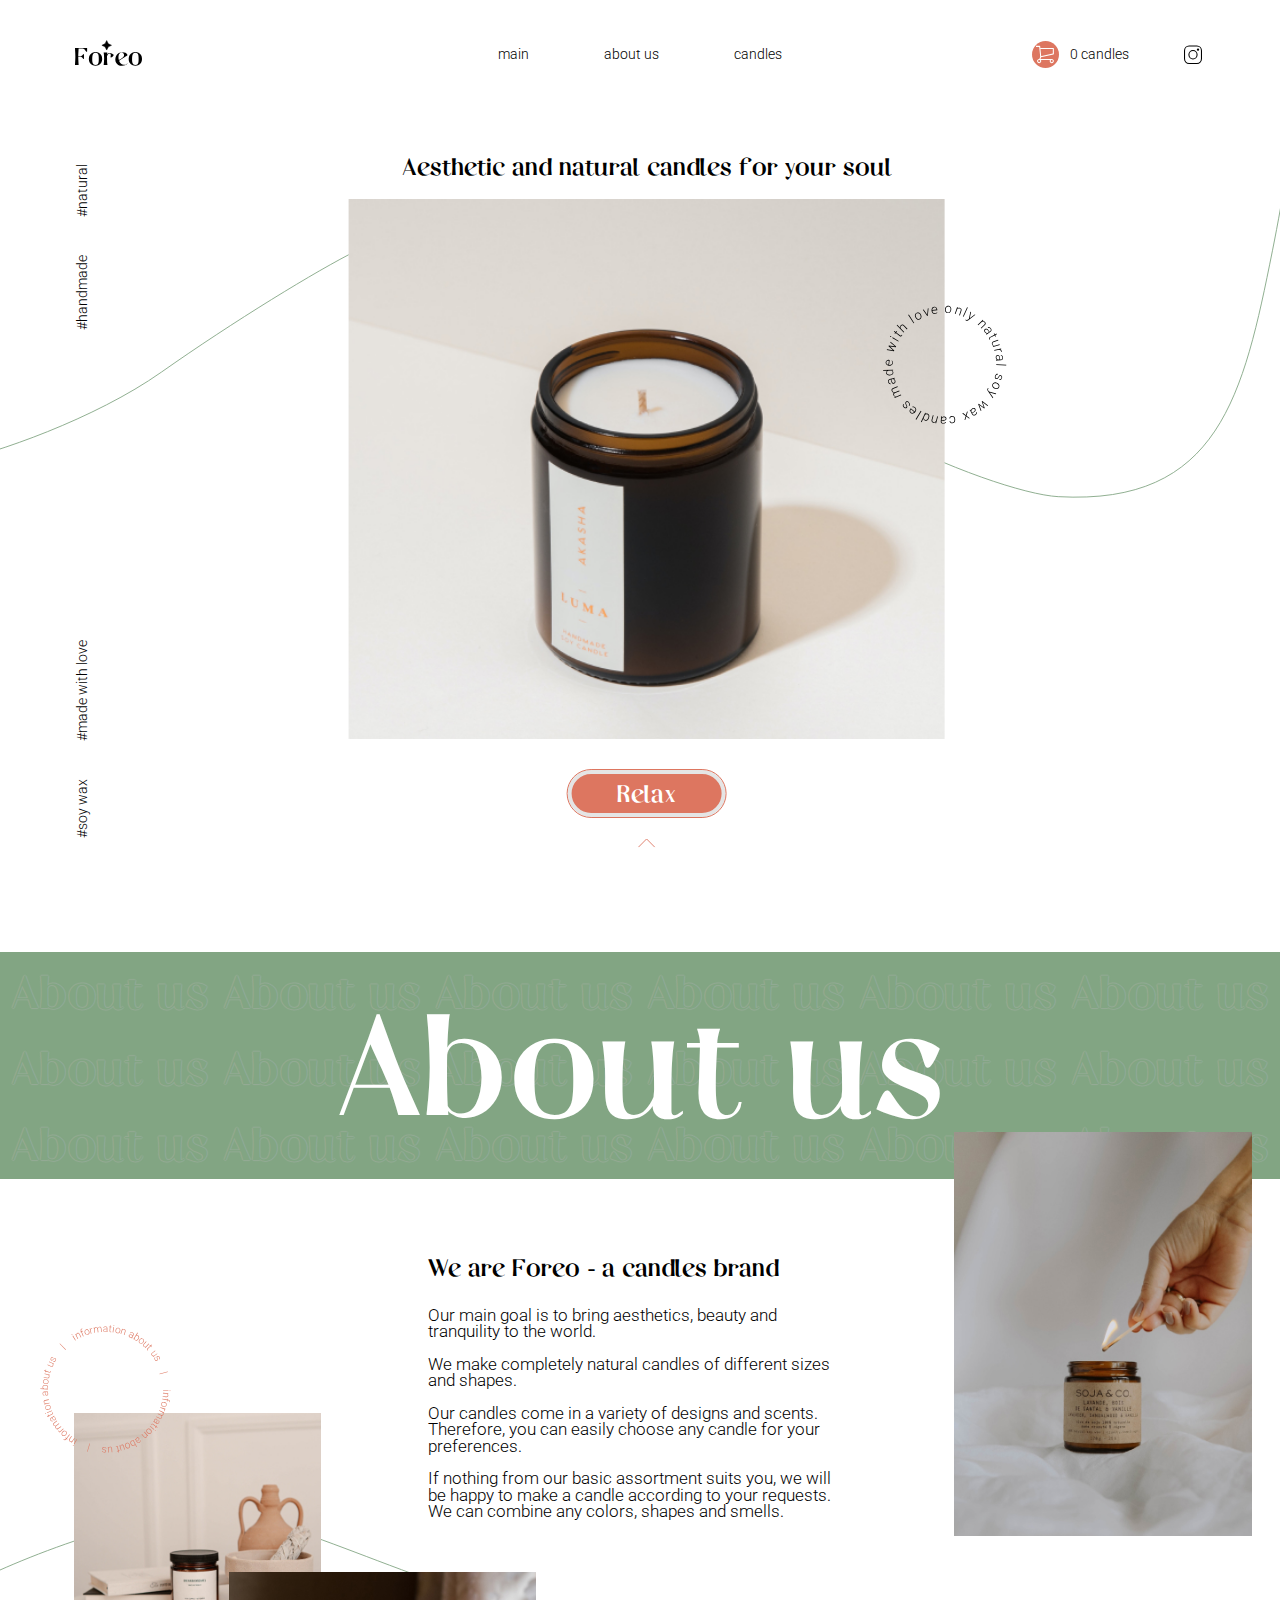
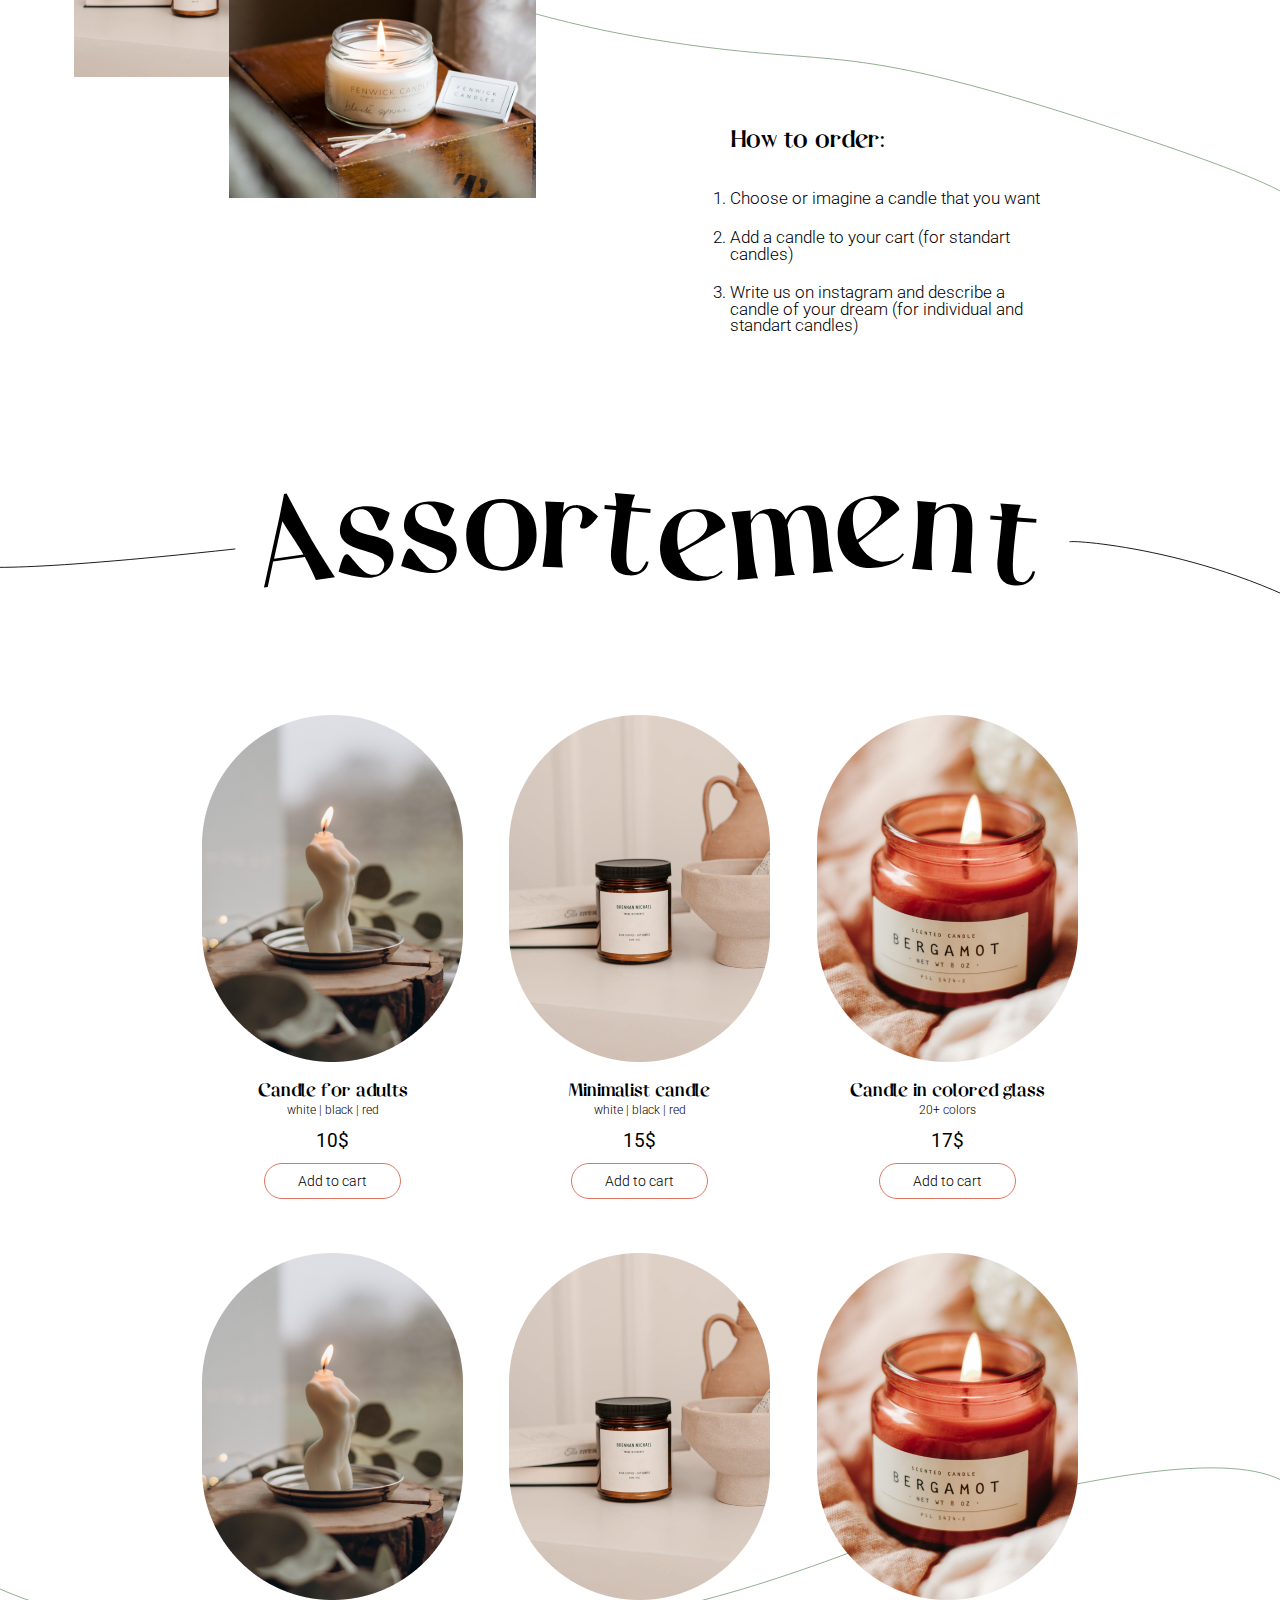
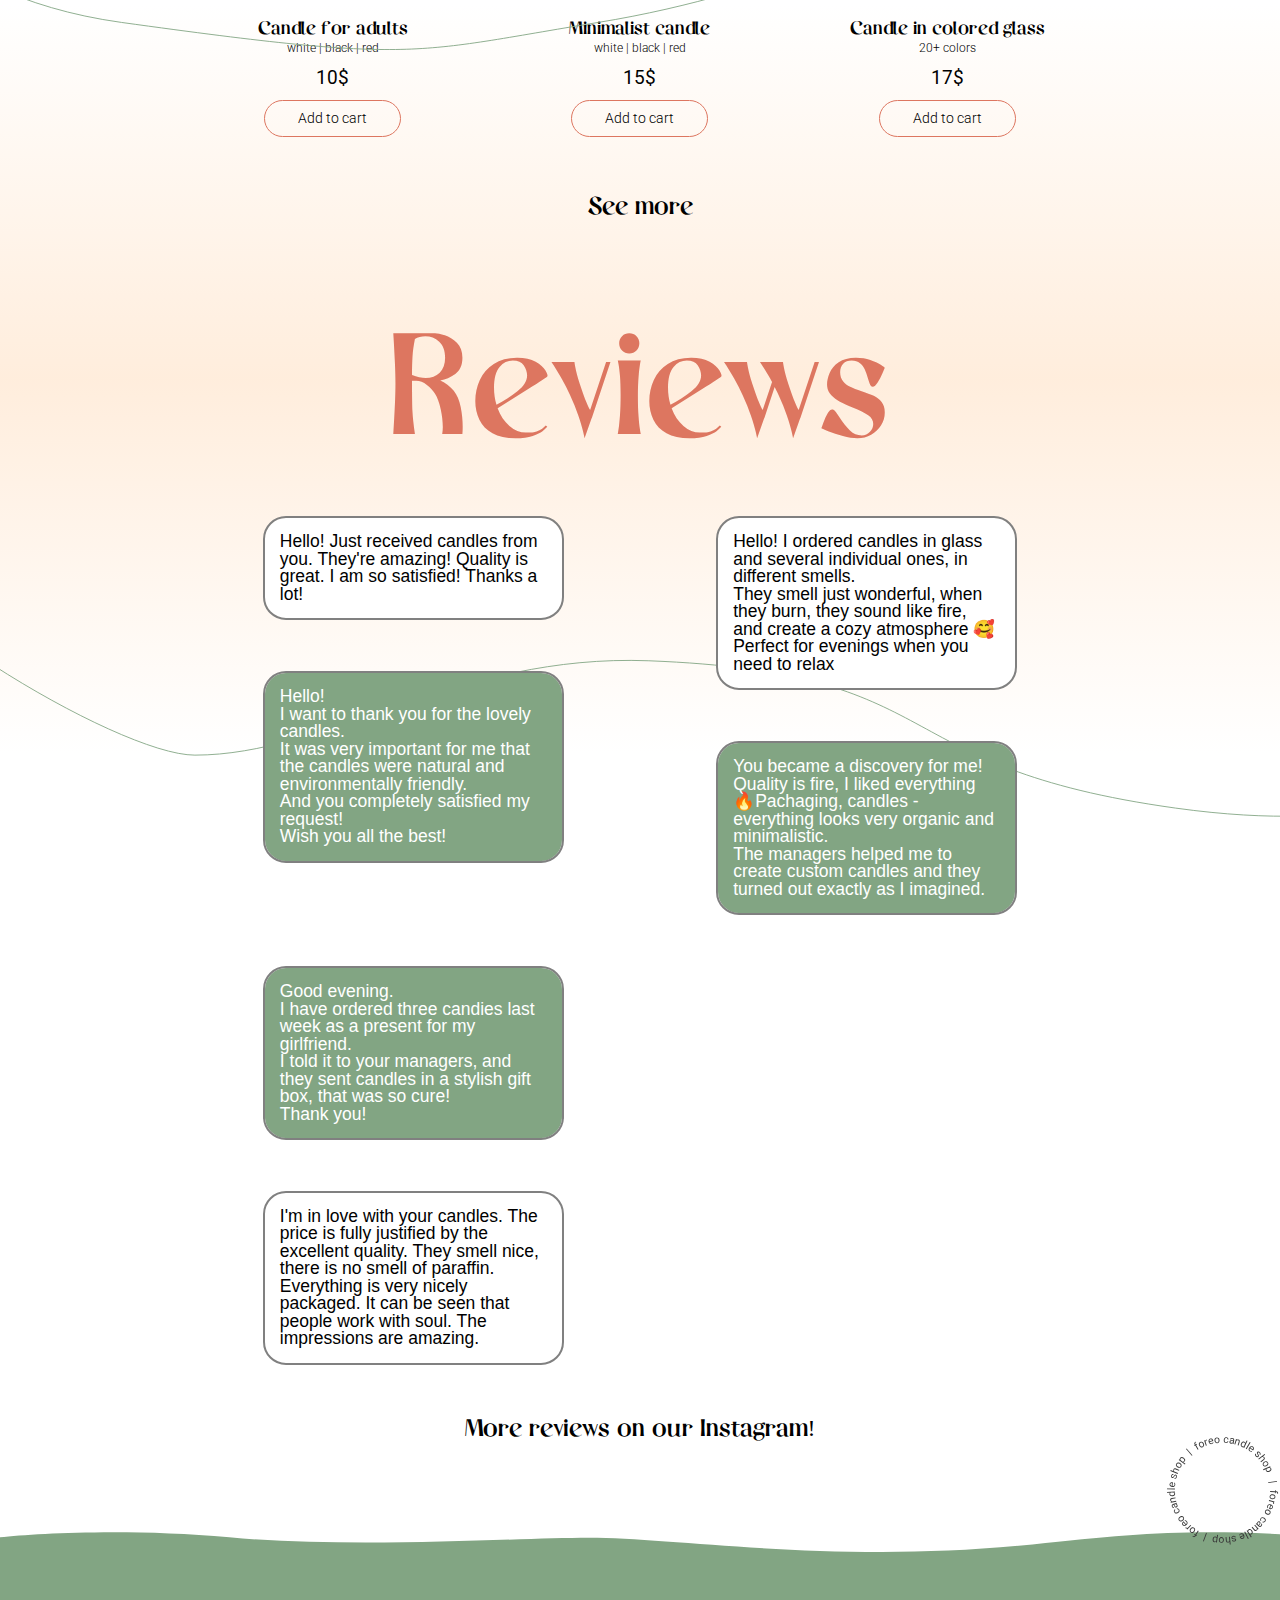
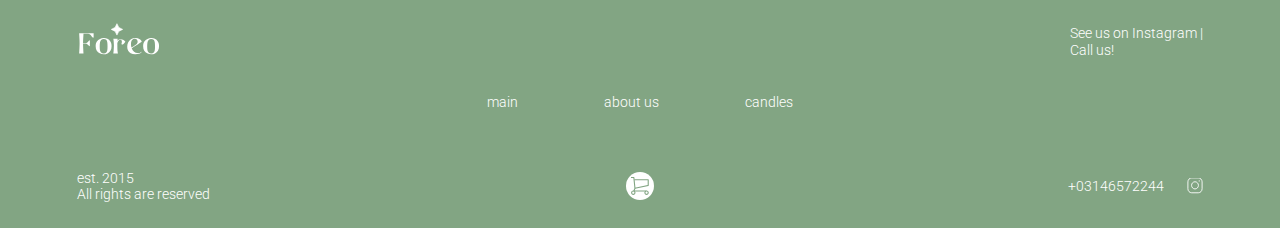
<file: index.html>
<!DOCTYPE html>
<html lang="ru">

<head>
	<meta charset="UTF-8">
	<meta name="viewport" content="width=device-width, initial-scale=1.0">
	<link rel="stylesheet" href="./css/mainPage.css">
	<link rel="shortcut icon" href="./img/star.svg">
	<title>Foreo</title>
</head>

<body>
	<a href="#" name="main"></a>
	<header class="header">
		<div class="header__logo"><img src="./img/black-logo.svg" alt=""></div>
		<div class="header__links">
			<a class="header__link usual-text" href="#main">main</a>
			<a class="header__link usual-text" href="#about-us">about us</a>
			<a class="header__link usual-text" href="store.html">candles</a>
		</div>
		<div class="header__third-part">
			<a class="header__cart" href="cart.html"><img src="./img/white-cart.svg" alt="cart"></a>
			<span class="header__candles-amount usual-text"></span>
			<a class="header__instagram-link" href="https://www.instagram.com/valery_bagriy/" target="blank"><img
					src="./img/black-instagram-logo.svg" alt="instagram"></a>
		</div>
	</header>

	<div class="main-screen">
		<img class="main-screen__background" src="./img/line_1.svg">
		<ul class="hashtags">
			<li class="hashtags__item usual-text">#soy wax</li>
			<li class="hashtags__item usual-text">#made with love</li>
			<li></li>
			<li class="hashtags__item usual-text">#handmade</li>
			<li class="hashtags__item usual-text">#natural</li>
		</ul>
		<div class="main-screen__main-part">
			<h1 class="main-screen__title title">Aesthetic and natural candles for your soul</h1>
			<img class="main-screen__circle-1" src="./img/circle_1.svg">
			<div class="main-screen__main-image"><img src="./img/main_image.jpg"></div>
			<a href="./store.html" class="main-screen__relax-button title">Relax</a>
			<div class="main-screen__arrow-up"><img src="./img/arrow-up.svg"></div>
		</div>
	</div>

	<a href="#" name="about-us"></a>
	<div class="about-us">
		<h1 class="about-us__header header-text">About us</h1>
		<img class="about-us__background" src="./img/line_2.svg">
		<img class="about-us__about-image-1" src="./img/about-image_1.jpg" alt="about-image_1">
		<h2 class="about-us__title-1 title">We are Foreo - a candles brand</h2>
		<p class="about-us__article-1 usual-text">
			Our main goal is to bring aesthetics, beauty and tranquility to the world.<br>
			<br>
			We make completely natural candles of different sizes and shapes.<br>
			<br>
			Our candles come in a variety of designs and scents. Therefore, you can easily choose any candle for your
			preferences.<br>
			<br>
			If nothing from our basic assortment suits you, we will be happy to make a candle according to your
			requests. We can combine any colors, shapes and smells.
		</p>
		<img class="about-us__circle-2" src="./img/Circle_2.svg">
		<img class="about-us__about-image-2" src="./img/about-image_2.jpg">
		<img class="about-us__about-image-3" src="./img/about-image_3.jpg">
		<h2 class="about-us__title-2 title">How to order:</h2>
		<ol class="about-us__article-2 usual-text">
			<li>Choose or imagine a candle that you want</li>
			<li>Add a candle to your cart (for standart candles)</li>
			<li>Write us on instagram and describe a candle of your dream (for individual and standart candles)</li>
		</ol>
	</div>

	<a href="#" name="candles"></a>
	<div class="assortement">
		<img class="assortement__header" src="./img/assortement_banner.svg" alt="Assortement">
		<img class="assortement__background" src="./img/line_3.svg">
		<ul class="assortement__list products">
			<li class="products__item">
				<div class="products__img"><img src="./img/product_1.png" alt="candle"></div>
				<h3 class="products__name">Candle for adults</h3>
				<p class="products__description">white | black | red</p>
				<h4 class="products__price">10$</h4>
				<button class="products__buy-button _popup-button" value="product-1">Add to cart</button>
			</li>
			<li class="products__item">
				<div class="products__img"><img src="./img/product_2.png" alt="candle"></div>
				<h3 class="products__name">Minimalist candle</h3>
				<p class="products__description">white | black | red</p>
				<h4 class="products__price">15$</h4>
				<button class="products__buy-button _popup-button" value="product-2">Add to cart</button>
			</li>
			<li class="products__item">
				<div class="products__img"><img src="./img/product_3.png" alt="candle"></div>
				<h3 class="products__name">Candle in colored glass</h3>
				<p class="products__description">20+ colors</p>
				<h4 class="products__price">17$</h4>
				<button class="products__buy-button _popup-button" value="product-3">Add to cart</button>
			</li>
			<li class="products__item products__item_with-circle">
				<div class="products__img"><img src="./img/product_1.png" alt="candle"></div>
				<h3 class="products__name">Candle for adults</h3>
				<p class="products__description">white | black | red</p>
				<h4 class="products__price">10$</h4>
				<button class="products__buy-button _popup-button" value="product-1">Add to cart</button>
			</li>
			<li class="products__item">
				<div class="products__img"><img src="./img/product_2.png" alt="candle"></div>
				<h3 class="products__name">Minimalist candle</h3>
				<p class="products__description">white | black | red</p>
				<h4 class="products__price">15$</h4>
				<button class="products__buy-button _popup-button" value="product-2">Add to cart</button>
			</li>
			<li class="products__item">
				<div class="products__img"><img src="./img/product_3.png" alt="candle"></div>
				<h3 class="products__name">Candle in colored glass</h3>
				<p class="products__description">20+ colors</p>
				<h4 class="products__price">17$</h4>
				<button class="products__buy-button _popup-button" value="product-3">Add to cart</button>
			</li>
		</ul>
		<a class="assortement__see-more" href="store.html">See more</a>
	</div>

	<div class="reviews">
		<div class="reviews__background-gradient"></div>
		<img class="reviews__background-line" src="./img/line_4.svg"></img>
		<h2 class="reviews__header header-text">Reviews</h2>
		<ul class="reviews__comments-list">
			<li>
				<p class="reviews__comment">
					Hello! Just received candles from you. They're amazing! Quality is great. I am so satisfied! Thanks
					a lot!
				</p>
				<p class="reviews__comment reviews__comment_green">
					Hello! <br>
					I want to thank you for the lovely candles. <br>
					It was very important for me that the candles were natural and environmentally friendly. <br>
					And you completely satisfied my request! <br>
					Wish you all the best!
				</p>
			</li>
			<li>
				<p class="reviews__comment">
					Hello! I ordered candles in glass and several individual ones, in different smells. <br>
					They smell just wonderful, when they burn, they sound like fire, and create a cozy atmosphere 🥰
					Perfect
					for evenings when you need to relax
				</p>
				<p class="reviews__comment reviews__comment_green">
					You became a discovery for me! Quality is fire, I liked everything 🔥Pachaging, candles - everything
					looks very organic and minimalistic. <br>
					The managers helped me to create custom candles and they turned out exactly as I imagined.
				</p>
			</li>
			<li>
				<p class="reviews__comment reviews__comment_green">
					Good evening. <br>
					I have ordered three candies last week as a present for my girlfriend. <br>
					I told it to your managers, and they sent candles in a stylish gift box, that was so cure! <br>
					Thank you!
				</p>
				<p class="reviews__comment">
					I'm in love with your candles. The price is fully justified by the excellent quality. They smell
					nice,
					there is no smell of paraffin. Everything is very nicely packaged. It can be seen that people work
					with
					soul. The impressions are amazing.
				</p>
			</li>
		</ul>
		<a class="reviews__instagram" href="https://www.instagram.com/valery_bagriy/" target="blank">More reviews on our
			Instagram!</a>
	</div>

	<footer class="footer">
		<img class="footer__circle-3" src="./img/Circle_3.svg">
		<img class="footer__background" src="./img/footer-waves.svg">
		<div class="footer__background-green">
			<div class="footer__logo"><img src="./img/white-logo.svg" alt=""></div>
			<div class="footer__appeal usual-text">
				<p>
					See us on Instagram | <br>
					Call us!
				</p>
			</div>
			<div class="footer__links">
				<a class="footer__link usual-text" href="#main">main</a>
				<a class="footer__link usual-text" href="#about-us">about us</a>
				<a class="footer__link usual-text" href="store.html">candles</a>
			</div>
			<div class="footer__rights">
				<p class="usual-text">
					est. 2015 <br>
					All rights are reserved
				</p>
			</div>
			<div class="footer__cart">
				<a class="footer__cart-link" href="cart.html"><img src="./img/gray-cart.svg" alt="cart"></a>
			</div>
			<div class="footer__last-part">
				<span class="footer__phone usual-text">+03146572244</span>
				<a class="footer__instagram-link" href="https://www.instagram.com/valery_bagriy/" target="blank"><img
						src="./img/white-instagram-logo.svg" alt="instagram"></a>
			</div>
		</div>
	</footer>

	<div class="popups">
		<div class="popups__background"></div>
		<div id="product-1" class="popup">
			<div class="popup__body">
				<button class="popup__close"><img src="./img/close-icon.png" alt="close"></button>
				<div class="popup__second-part">
					<h1 class="popup__title title">Candle for adults</h1>
					<form class="popup__form usual-text" action="#" method="post">
						<p class="popup__form-text">Color:</p>
						<select class="popup__combobox usual-text" name="color" id="color">
							<option value="red">Red</option>
							<option value="blue">Blue</option>
							<option value="green">Green</option>
						</select>
						<p class="popup__form-text">Smell:</p>
						<select class="popup__combobox usual-text" name="smell" id="smell">
							<option value="orange">Orange</option>
							<option value="plastic">Plastic</option>
							<option value="rubber">Rubber</option>
						</select>
						<p class="popup__form-text">Amount:</p>
						<input class="popup__candles-amount usual-text" type="number" min="1" value="1"
							name="candlesAmount">
						<h2 class="popup__price usual-text">10$</h2>
						<button class="popup__submit-button usual-text">Add to cart</button>
					</form>
				</div>
			</div>
		</div>
		<div id="product-2" class="popup">
			<div class="popup__body">
				<button class="popup__close"><img src="./img/close-icon.png" alt="close"></button>
				<div class="popup__second-part">
					<h1 class="popup__title title">Minimalist candle</h1>
					<form class="popup__form usual-text" action="#" method="post">
						<p class="popup__form-text">Color:</p>
						<select class="popup__combobox usual-text" name="color" id="color">
							<option value="red">Red</option>
							<option value="blue">Blue</option>
							<option value="green">Green</option>
						</select>
						<p class="popup__form-text">Smell:</p>
						<select class="popup__combobox usual-text" name="smell" id="smell">
							<option value="fishy">Fishy</option>
							<option value="cheese">Cheese</option>
							<option value="glue">Glue</option>
						</select>
						<p class="popup__form-text">Amount:</p>
						<input class="popup__candles-amount usual-text" type="number" min="1" value="1"
							name="candlesAmount">
						<h2 class="popup__price usual-text">15$</h2>
						<button class="popup__submit-button usual-text">Add to cart</button>
					</form>
				</div>
			</div>
		</div>
		<div id="product-3" class="popup">
			<div class="popup__body">
				<button class="popup__close"><img src="./img/close-icon.png" alt="close"></button>
				<div class="popup__second-part">
					<h1 class="popup__title title">Candle in colored glass</h1>
					<form class="popup__form usual-text" action="#" method="post">
						<p class="popup__form-text">Color:</p>
						<select class="popup__combobox usual-text" name="color" id="color">
							<option value="red">Red</option>
							<option value="blue">Blue</option>
							<option value="green">Green</option>
						</select>
						<p class="popup__form-text">Smell:</p>
						<select class="popup__combobox usual-text" name="smell" id="smell">
							<option value="apple">Apple</option>
							<option value="wood">Wood</option>
							<option value="grass">Grass</option>
						</select>
						<p class="popup__form-text">Amount:</p>
						<input class="popup__candles-amount usual-text" type="number" min="1" value="1"
							name="candlesAmount">
						<h2 class="popup__price usual-text">17$</h2>
						<button class="popup__submit-button usual-text">Add to cart</button>
					</form>
				</div>
			</div>
		</div>
	</div>

	<script src="./js/buyingSubmitPopup.js"></script>
	<script src="./js/cartPoductCounter.js"></script>
</body>

</html>
</file>
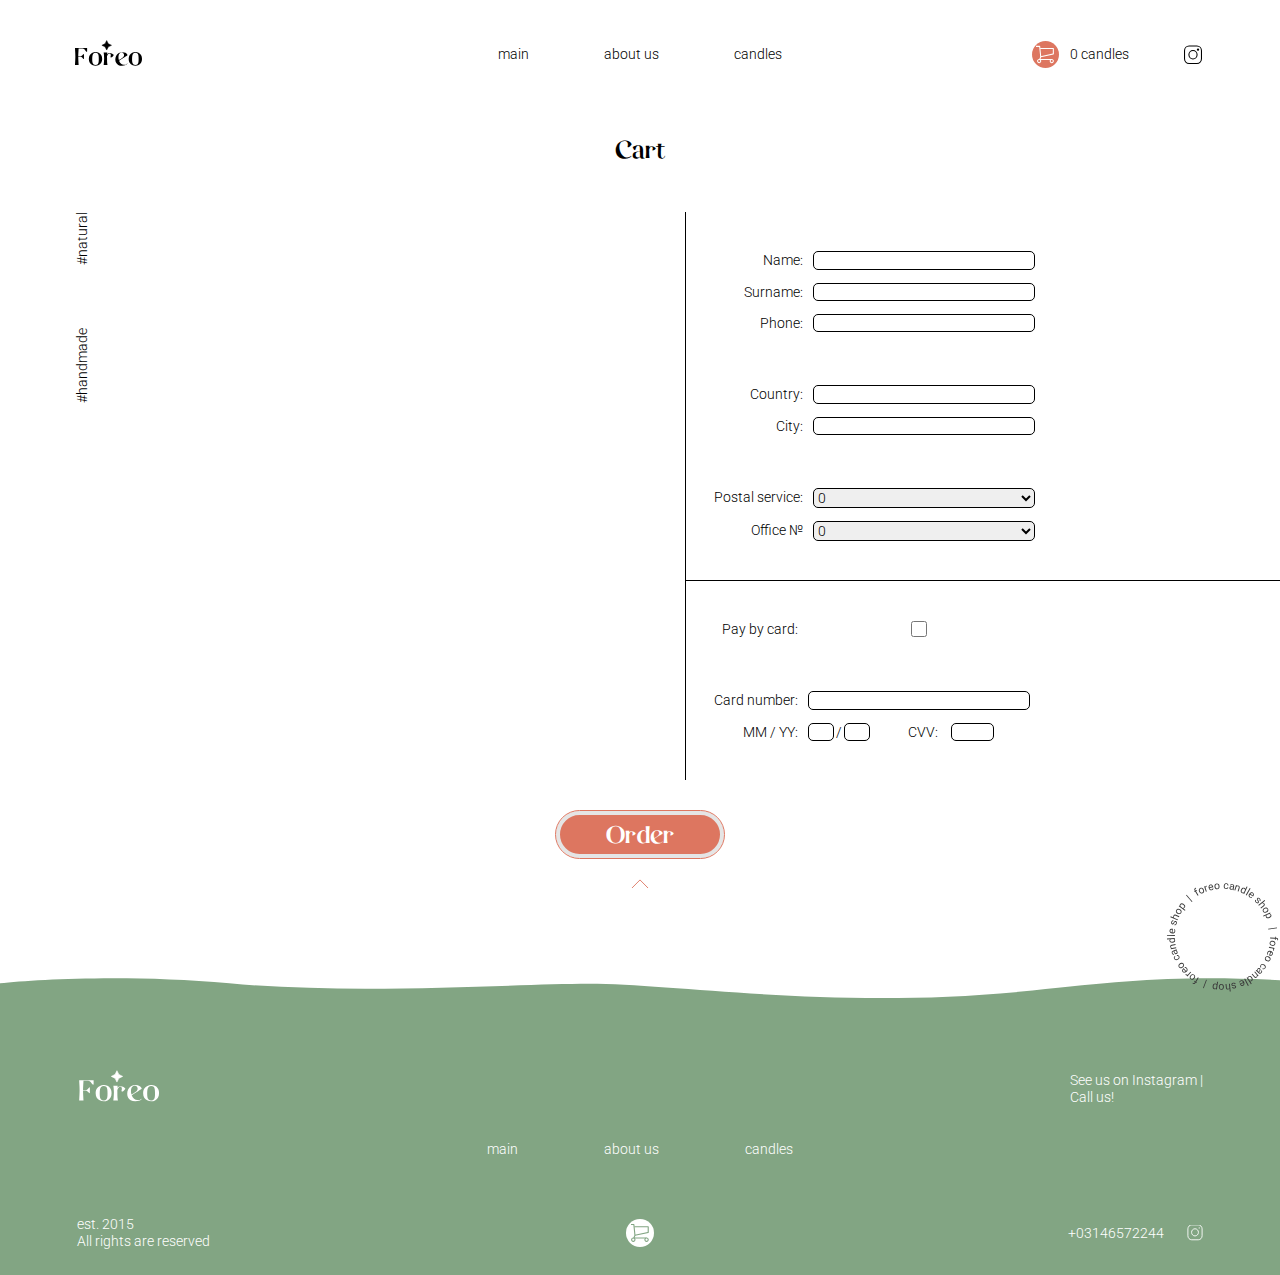
<file: cart.html>
<!DOCTYPE html>
<html lang="ru">

<head>
    <meta charset="UTF-8">
    <meta name="viewport" content="width=device-width, initial-scale=1.0">
    <link rel="stylesheet" href="./css/cart.css">
    <link rel="shortcut icon" href="./img/star.svg">
    <title>Foreo</title>
</head>

<body>
    <a href="#" name="candles"></a>
    <header class="header">
        <div class="header__logo"><img src="./img/black-logo.svg" alt=""></div>
        <div class="header__links">
            <a class="header__link usual-text" href="index.html">main</a>
            <a class="header__link usual-text" href="index.html#about-us">about us</a>
            <a class="header__link usual-text" href="store.html">candles</a>
        </div>
        <div class="header__third-part">
            <a class="header__cart" href="cart.html"><img src="./img/white-cart.svg" alt="cart"></a>
            <span class="header__candles-amount usual-text"></span>
            <a class="header__instagram-link" href="https://www.instagram.com/valery_bagriy/" target="blank"><img
                    src=" ./img/black-instagram-logo.svg" alt="instagram"></a>
        </div>
    </header>

    <h1 class="main-text title">Cart</h1>

    <div class="main-screen">
        <ul class="hashtags">
            <li class="hashtags__item usual-text">#handmade</li>
            <li class="hashtags__item usual-text">#natural</li>
        </ul>
        <div class="main-screen__second-part">
            <ul class="main-screen__product-list product-list"></ul>
        </div>
        <div class="main-screen__third-part">
            <form action="#" method="post" id="all-info">
                <div class="main-screen__general-info">
                    <p class="main-screen__text usual-text">Name:</p>
                    <input required class="main-screen__input usual-text" type="text">

                    <p class="main-screen__text usual-text">Surname:</p>
                    <input required class="main-screen__input usual-text" type="text">

                    <p class="main-screen__text usual-text">Phone:</p>
                    <input required class="main-screen__input usual-text" type="phone">

                    <p class="main-screen__text usual-text">Country:</p>
                    <input required class="main-screen__input usual-text" type="text">

                    <p class="main-screen__text usual-text">City:</p>
                    <input required class="main-screen__input usual-text" type="text">

                    <p class="main-screen__text usual-text">Postal service:</p>
                    <select required class="main-screen__input usual-text" name="postal-service" id="postal-service">
                        <option value="0">0</option>
                        <option value="0">0</option>
                        <option value="0">0</option>
                    </select>

                    <p class="main-screen__text usual-text">Office №</p>
                    <select required class="main-screen__input usual-text" name="office-number" id="office-number">
                        <option value="0">0</option>
                        <option value="0">0</option>
                        <option value="0">0</option>
                    </select>
                </div>
                <div class="main-screen__credit-card-info">
                    <p class="main-screen__text usual-text">Pay by card:</p>
                    <input required class="main-screen__checkbox" type="checkbox" name="pay-by-card" id="pay-by-card">

                    <p class="main-screen__text usual-text">Card number:</p>
                    <input required class="main-screen__input usual-text" type="text">

                    <p class="main-screen__text usual-text">MM / YY:</p>
                    <div class="usual-text">
                        <input required class="main-screen__date usual-text" type="number" name="month" id="month">
                        /
                        <input required class="main-screen__date usual-text" type="number" name="year" id="year">

                        <span class="main-screen__text usual-text">CVV:</span>
                        <input required class="main-screen__cvv usual-text" type="number" name="cvv" id="cvv">
                    </div>
                </div>
            </form>
        </div>
    </div>

    <div class="buy-button">
        <button class="buy-button__button title" form="all-info">Order</button>
        <div class="buy-button__arrow-up"><img src="./img/arrow-up.svg"></div>
    </div>


    <footer class="footer">
        <img class="footer__circle-3" src="./img/Circle_3.svg">
        <img class="footer__background" src="./img/footer-waves.svg">
        <div class="footer__background-green">
            <div class="footer__logo"><img src="./img/white-logo.svg" alt=""></div>
            <div class="footer__appeal usual-text">
                <p>
                    See us on Instagram | <br>
                    Call us!
                </p>
            </div>
            <div class="footer__links">
                <a class="footer__link usual-text" href="index.html">main</a>
                <a class="footer__link usual-text" href="index.html#about-us">about us</a>
                <a class="footer__link usual-text" href="store.html">candles</a>
            </div>
            <div class="footer__rights">
                <p class="usual-text">
                    est. 2015 <br>
                    All rights are reserved
                </p>
            </div>
            <div class="footer__cart">
                <a class="footer__cart-link" href="cart.html"><img src="./img/gray-cart.svg" alt="cart"></a>
            </div>
            <div class="footer__last-part">
                <span class="footer__phone usual-text">+03146572244</span>
                <a class="footer__instagram-link" href="https://www.instagram.com/valery_bagriy/" target="blank"><img
                        src="./img/white-instagram-logo.svg" alt="instagram"></a>
            </div>
        </div>
    </footer>
    <script src="./js/cartPoductCounter.js"></script>
    <script src="./js/cartProductList.js"></script>
</body>

</html>
</file>
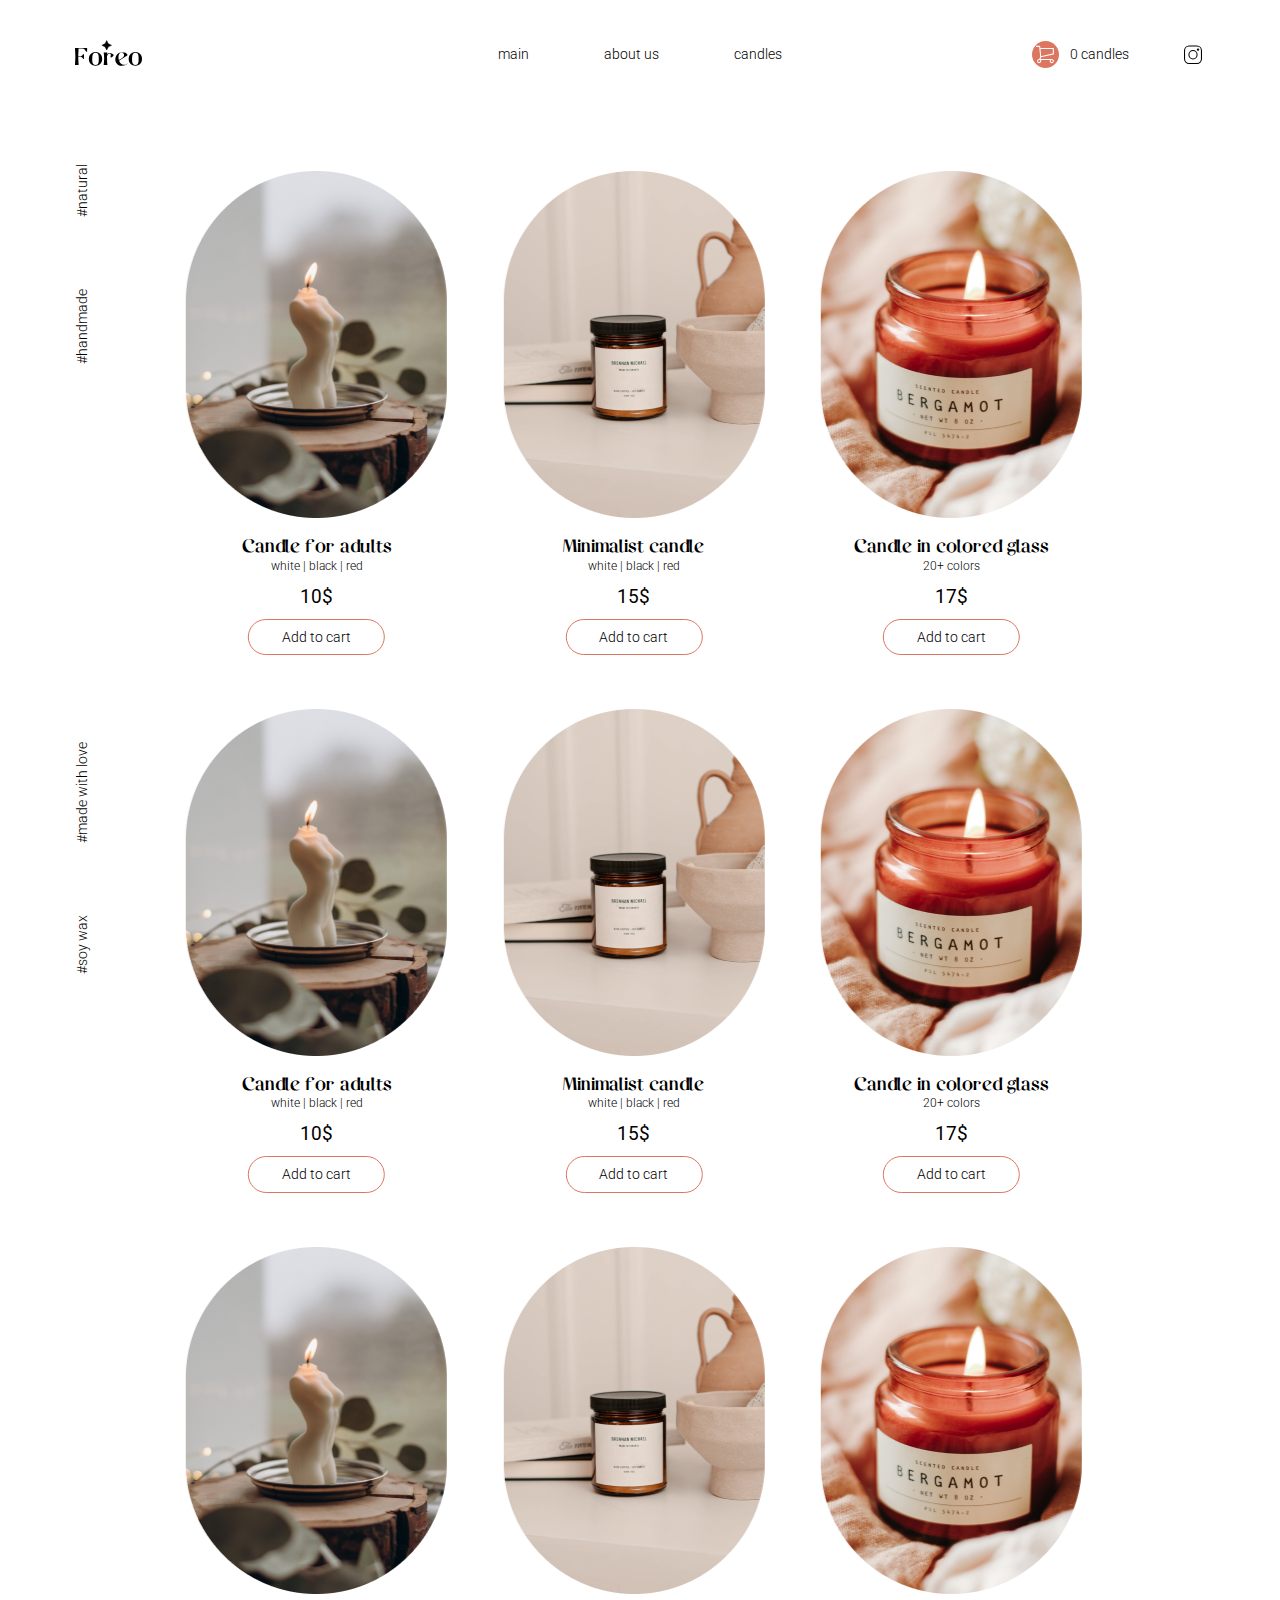
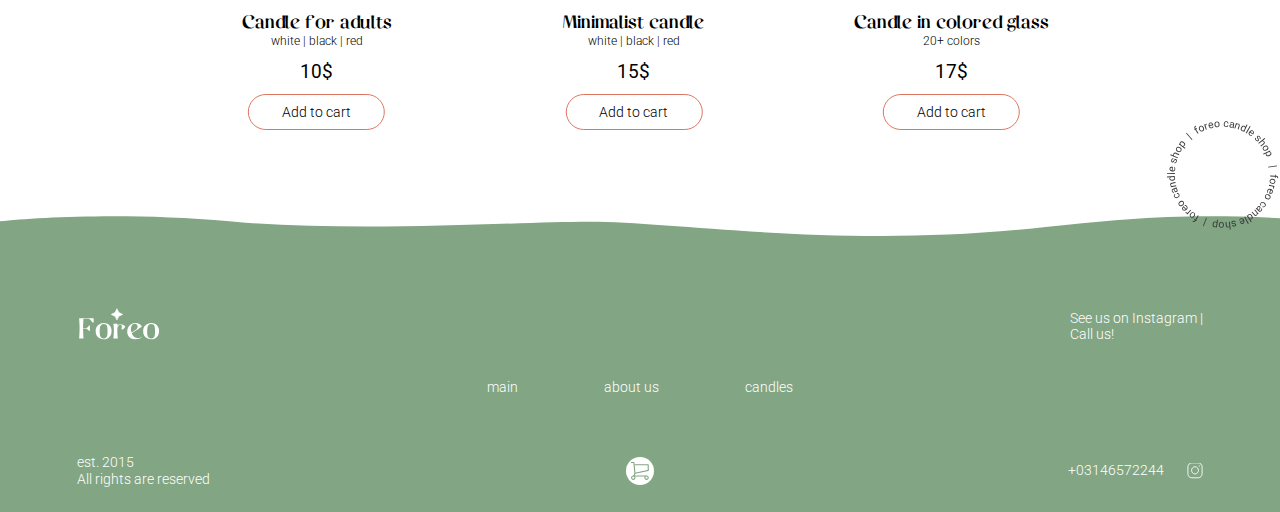
<file: store.html>
<!DOCTYPE html>
<html lang="ru">

<head>
    <meta charset="UTF-8">
    <meta name="viewport" content="width=device-width, initial-scale=1.0">
    <link rel="stylesheet" href="./css/store.css">
    <link rel="shortcut icon" href="./img/star.svg">
    <title>Foreo</title>
</head>

<body>
    <a href="#" name="candles"></a>
    <header class="header">
        <div class="header__logo"><img src="./img/black-logo.svg" alt=""></div>
        <div class="header__links">
            <a class="header__link usual-text" href="index.html">main</a>
            <a class="header__link usual-text" href="index.html#about-us">about us</a>
            <a class="header__link usual-text" href="#candles">candles</a>
        </div>
        <div class="header__third-part">
            <a class="header__cart" href="cart.html"><img src="./img/white-cart.svg" alt="cart"></a>
            <span class="header__candles-amount usual-text"></span>
            <a class="header__instagram-link" href="https://www.instagram.com/valery_bagriy/" target="blank"><img
                    src=" ./img/black-instagram-logo.svg" alt="instagram"></a>
        </div>
    </header>

    <div class="main-screen">
        <ul class="hashtags">
            <li class="hashtags__item usual-text">#soy wax</li>
            <li class="hashtags__item usual-text">#made with love</li>
            <li></li>
            <li class="hashtags__item usual-text">#handmade</li>
            <li class="hashtags__item usual-text">#natural</li>
        </ul>
        <div class="main-screen__main-part">
            <a href="#" name="candles"></a>
            <div class="assortement">
                <ul class="assortement__list products">
                    <li class="products__item">
                        <div class="products__img"><img src="./img/product_1.png" alt="candle"></div>
                        <h3 class="products__name">Candle for adults</h3>
                        <p class="products__description">white | black | red</p>
                        <h4 class="products__price">10$</h4>
                        <button class="products__buy-button _popup-button" value="product-1">Add to cart</button>
                    </li>
                    <li class="products__item">
                        <div class="products__img"><img src="./img/product_2.png" alt="candle"></div>
                        <h3 class="products__name">Minimalist candle</h3>
                        <p class="products__description">white | black | red</p>
                        <h4 class="products__price">15$</h4>
                        <button class="products__buy-button _popup-button" value="product-2">Add to cart</button>
                    </li>
                    <li class="products__item">
                        <div class="products__img"><img src="./img/product_3.png" alt="candle"></div>
                        <h3 class="products__name">Candle in colored glass</h3>
                        <p class="products__description">20+ colors</p>
                        <h4 class="products__price">17$</h4>
                        <button class="products__buy-button _popup-button" value="product-3">Add to cart</button>
                    </li>
                    <li class="products__item">
                        <div class="products__img"><img src="./img/product_1.png" alt="candle"></div>
                        <h3 class="products__name">Candle for adults</h3>
                        <p class="products__description">white | black | red</p>
                        <h4 class="products__price">10$</h4>
                        <button class="products__buy-button _popup-button" value="product-1">Add to cart</button>
                    </li>
                    <li class="products__item">
                        <div class="products__img"><img src="./img/product_2.png" alt="candle"></div>
                        <h3 class="products__name">Minimalist candle</h3>
                        <p class="products__description">white | black | red</p>
                        <h4 class="products__price">15$</h4>
                        <button class="products__buy-button _popup-button" value="product-2">Add to cart</button>
                    </li>
                    <li class="products__item">
                        <div class="products__img"><img src="./img/product_3.png" alt="candle"></div>
                        <h3 class="products__name">Candle in colored glass</h3>
                        <p class="products__description">20+ colors</p>
                        <h4 class="products__price">17$</h4>
                        <button class="products__buy-button _popup-button" value="product-3">Add to cart</button>
                    </li>
                    <li class="products__item">
                        <div class="products__img"><img src="./img/product_1.png" alt="candle"></div>
                        <h3 class="products__name">Candle for adults</h3>
                        <p class="products__description">white | black | red</p>
                        <h4 class="products__price">10$</h4>
                        <button class="products__buy-button _popup-button" value="product-1">Add to cart</button>
                    </li>
                    <li class="products__item">
                        <div class="products__img"><img src="./img/product_2.png" alt="candle"></div>
                        <h3 class="products__name">Minimalist candle</h3>
                        <p class="products__description">white | black | red</p>
                        <h4 class="products__price">15$</h4>
                        <button class="products__buy-button _popup-button" value="product-2">Add to cart</button>
                    </li>
                    <li class="products__item">
                        <div class="products__img"><img src="./img/product_3.png" alt="candle"></div>
                        <h3 class="products__name">Candle in colored glass</h3>
                        <p class="products__description">20+ colors</p>
                        <h4 class="products__price">17$</h4>
                        <button class="products__buy-button _popup-button" value="product-3">Add to cart</button>
                    </li>
                </ul>
            </div>
        </div>
    </div>



    <footer class="footer">
        <img class="footer__circle-3" src="./img/Circle_3.svg">
        <img class="footer__background" src="./img/footer-waves.svg">
        <div class="footer__background-green">
            <div class="footer__logo"><img src="./img/white-logo.svg" alt=""></div>
            <div class="footer__appeal usual-text">
                <p>
                    See us on Instagram | <br>
                    Call us!
                </p>
            </div>
            <div class="footer__links">
                <a class="footer__link usual-text" href="index.html">main</a>
                <a class="footer__link usual-text" href="index.html#about-us">about us</a>
                <a class="footer__link usual-text" href="#candles">candles</a>
            </div>
            <div class="footer__rights">
                <p class="usual-text">
                    est. 2015 <br>
                    All rights are reserved
                </p>
            </div>
            <div class="footer__cart">
                <a class="footer__cart-link" href="cart.html"><img src="./img/gray-cart.svg" alt="cart"></a>
            </div>
            <div class="footer__last-part">
                <span class="footer__phone usual-text">+03146572244</span>
                <a class="footer__instagram-link" href="https://www.instagram.com/valery_bagriy/" target="blank"><img
                        src="./img/white-instagram-logo.svg" alt="instagram"></a>
            </div>
        </div>
    </footer>

    <div class="popups">
        <div class="popups__background"></div>
        <div id="product-1" class="popup">
            <div class="popup__body">
                <button class="popup__close"><img src="./img/close-icon.png" alt="close"></button>
                <div class="popup__second-part">
                    <h1 class="popup__title title">Candle for adults</h1>
                    <form class="popup__form usual-text" action="#" method="post">
                        <p class="popup__form-text">Color:</p>
                        <select class="popup__combobox usual-text" name="color" id="color">
                            <option value="red">Red</option>
                            <option value="blue">Blue</option>
                            <option value="green">Green</option>
                        </select>
                        <p class="popup__form-text">Smell:</p>
                        <select class="popup__combobox usual-text" name="smell" id="smell">
                            <option value="orange">Orange</option>
                            <option value="plastic">Plastic</option>
                            <option value="rubber">Rubber</option>
                        </select>
                        <p class="popup__form-text">Amount:</p>
                        <input class="popup__candles-amount usual-text" type="number" min="1" value="1"
                            name="candlesAmount">
                        <h2 class="popup__price usual-text">10$</h2>
                        <button class="popup__submit-button usual-text">Add to cart</button>
                    </form>
                </div>
            </div>
        </div>
        <div id="product-2" class="popup">
            <div class="popup__body">
                <button class="popup__close"><img src="./img/close-icon.png" alt="close"></button>
                <div class="popup__second-part">
                    <h1 class="popup__title title">Minimalist candle</h1>
                    <form class="popup__form usual-text" action="#" method="post">
                        <p class="popup__form-text">Color:</p>
                        <select class="popup__combobox usual-text" name="color" id="color">
                            <option value="red">Red</option>
                            <option value="blue">Blue</option>
                            <option value="green">Green</option>
                        </select>
                        <p class="popup__form-text">Smell:</p>
                        <select class="popup__combobox usual-text" name="smell" id="smell">
                            <option value="fishy">Fishy</option>
                            <option value="cheese">Cheese</option>
                            <option value="glue">Glue</option>
                        </select>
                        <p class="popup__form-text">Amount:</p>
                        <input class="popup__candles-amount usual-text" type="number" min="1" value="1"
                            name="candlesAmount">
                        <h2 class="popup__price usual-text">15$</h2>
                        <button class="popup__submit-button usual-text">Add to cart</button>
                    </form>
                </div>
            </div>
        </div>
        <div id="product-3" class="popup">
            <div class="popup__body">
                <button class="popup__close"><img src="./img/close-icon.png" alt="close"></button>
                <div class="popup__second-part">
                    <h1 class="popup__title title">Candle in colored glass</h1>
                    <form class="popup__form usual-text" action="#" method="post">
                        <p class="popup__form-text">Color:</p>
                        <select class="popup__combobox usual-text" name="color" id="color">
                            <option value="red">Red</option>
                            <option value="blue">Blue</option>
                            <option value="green">Green</option>
                        </select>
                        <p class="popup__form-text">Smell:</p>
                        <select class="popup__combobox usual-text" name="smell" id="smell">
                            <option value="apple">Apple</option>
                            <option value="wood">Wood</option>
                            <option value="grass">Grass</option>
                        </select>
                        <p class="popup__form-text">Amount:</p>
                        <input class="popup__candles-amount usual-text" type="number" min="1" value="1"
                            name="candlesAmount">
                        <h2 class="popup__price usual-text">17$</h2>
                        <button class="popup__submit-button usual-text">Add to cart</button>
                    </form>
                </div>
            </div>
        </div>
    </div>

    <script src="./js/buyingSubmitPopup.js"></script>
    <script src="./js/cartPoductCounter.js"></script>
</body>

</html>
</file>
<file: css/mainPage.css>
@charset "UTF-8";
@import url("https://fonts.googleapis.com/css2?family=Roboto:wght@300;400&display=swap");
@font-face {
  font-family: 'Casual';
  src: local("☺"), url("../../fonts/Casual-Regular.eot"), url("../../fonts/Casual-Regular.woff") format("woff"), url("../../fonts/Casual-Regular.ttf") format("truetype"), url("../../fonts/Casual-Regular.svg") format("svg");
  font-weight: 400;
  font-style: normal;
}

/*Обнуление*/
* {
  padding: 0;
  margin: 0;
  border: 0;
}

*, *:before, *:after {
  -webkit-box-sizing: border-box;
  box-sizing: border-box;
}

:focus, :active {
  outline: none;
}

a:focus, a:active {
  outline: none;
}

nav, footer, header, aside {
  display: block;
}

html, body {
  height: 100%;
  width: 100%;
  font-size: 100%;
  line-height: 1;
  font-size: 14px;
  -ms-text-size-adjust: 100%;
  -moz-text-size-adjust: 100%;
  -webkit-text-size-adjust: 100%;
}

input, button, textarea {
  font-family: inherit;
}

input::-ms-clear {
  display: none;
}

button {
  cursor: pointer;
}

button::-moz-focus-inner {
  padding: 0;
  border: 0;
}

a, a:visited {
  text-decoration: none;
}

a:hover {
  text-decoration: none;
}

ul li {
  list-style: none;
}

img {
  vertical-align: top;
}

h1, h2, h3, h4, h5, h6 {
  font-size: inherit;
  font-weight: 400;
}

/*--------------------*/
.body {
  background-color: #e5e5e5;
}

.header {
  display: -ms-grid;
  display: grid;
  -ms-grid-columns: (1fr)[3];
      grid-template-columns: repeat(3, 1fr);
  -webkit-box-align: center;
      -ms-flex-align: center;
          align-items: center;
  justify-items: start;
  margin: 4.4vh 5.76vw 0 5.76vw;
}

.header__logo {
  -ms-grid-column-align: start;
      justify-self: start;
  width: 4.92rem;
  height: 2.14rem;
  position: relative;
}

.header__logo > img {
  width: 100%;
  height: 100%;
  position: absolute;
  top: 0;
  left: 0;
  -o-object-fit: contain;
     object-fit: contain;
}

.usual-text {
  font-family: Roboto;
  font-size: 1rem;
  line-height: 1.17rem;
  font-weight: 300;
  color: black;
}

.header__links {
  width: 22.15vw;
  -ms-grid-column-align: center;
      justify-self: center;
  display: -ms-grid;
  display: grid;
  -webkit-box-pack: justify;
      -ms-flex-pack: justify;
          justify-content: space-between;
  gap: 20px;
}

@media (min-width: 600px) {
  .header__links {
    -ms-grid-columns: (auto)[3];
        grid-template-columns: repeat(3, auto);
  }
}

@media (max-width: 599px) {
  .header__links {
    -ms-grid-rows: (auto)[3];
        grid-template-rows: repeat(3, auto);
  }
}

.header__link {
  position: relative;
  width: -webkit-max-content;
  width: -moz-max-content;
  width: max-content;
}

.header__link:hover::after, .header__link:focus::after {
  width: 100%;
  -webkit-transform: translateX(-50%);
          transform: translateX(-50%);
}

.header__link::after {
  content: "";
  display: block;
  background-color: black;
  height: 1.5px;
  width: 0;
  position: absolute;
  left: 50%;
  -webkit-transition: 0.3s;
  transition: 0.3s;
}

.header__third-part {
  -ms-grid-column-align: end;
      justify-self: end;
  display: -ms-grid;
  display: grid;
  -ms-grid-columns: (auto)[3];
      grid-template-columns: repeat(3, auto);
  -webkit-box-align: center;
      -ms-flex-align: center;
          align-items: center;
}

.header__cart {
  position: relative;
  width: 1.92rem;
  height: 1.92rem;
  border-radius: 100%;
  background-color: #dd7660;
  margin-right: 0.83vw;
  -webkit-transition: 0.3s;
  transition: 0.3s;
}

.header__cart:hover {
  -webkit-transform: scale(110%);
          transform: scale(110%);
}

.header__cart:active {
  -webkit-transform: scale(90%);
          transform: scale(90%);
}

.header__cart > img {
  position: absolute;
  top: 15%;
  left: 15%;
  width: 70%;
  height: 70%;
  -o-object-fit: contain;
     object-fit: contain;
}

.header__candles-amount {
  margin-right: 3.95vw;
}

.header__instagram-link {
  position: relative;
  width: 1.92rem;
  height: 1.92rem;
  -webkit-transition: 0.3s;
  transition: 0.3s;
}

.header__instagram-link:hover {
  -webkit-transform: scale(110%);
          transform: scale(110%);
}

.header__instagram-link:active {
  -webkit-transform: scale(90%);
          transform: scale(90%);
}

.header__instagram-link > img {
  position: absolute;
  top: 15%;
  left: 15%;
  width: 70%;
  height: 70%;
  -o-object-fit: contain;
     object-fit: contain;
}

.main-screen {
  display: -ms-grid;
  display: grid;
  -ms-grid-columns: auto 1fr;
      grid-template-columns: auto 1fr;
}

.hashtags {
  display: -ms-grid;
  display: grid;
  -ms-grid-columns: (auto)[2] 26vh (auto)[2];
      grid-template-columns: repeat(2, auto) 26vh repeat(2, auto);
  -webkit-column-gap: 3.33vh;
          column-gap: 3.33vh;
  justify-items: start;
  -webkit-box-align: center;
      -ms-flex-align: center;
          align-items: center;
  -webkit-box-pack: justify;
      -ms-flex-pack: justify;
          justify-content: space-between;
  margin: 10.55vh 0 0 5.76vw;
  -webkit-writing-mode: vertical-rl;
      -ms-writing-mode: tb-rl;
          writing-mode: vertical-rl;
  -webkit-transform: rotate(180deg);
          transform: rotate(180deg);
}

.main-screen__main-part {
  position: relative;
  -ms-grid-column-align: center;
      justify-self: center;
  -webkit-transform: translateX(-3vw);
          transform: translateX(-3vw);
}

.main-screen__background {
  width: 100%;
  position: absolute;
  top: 0;
  left: 0;
  z-index: -1;
}

.title {
  font-family: Casual;
  font-weight: 400;
}

@media (min-width: 641px) {
  .title {
    font-size: 1.71rem;
  }
}

@media (max-width: 640px) {
  .title {
    font-size: 1.3rem;
  }
}

@media (max-width: 520px) {
  .title {
    font-size: 1rem;
  }
}

.main-screen__title {
  text-align: center;
  margin-top: 9.33vh;
}

.main-screen__circle-1 {
  position: absolute;
  top: 30%;
  right: 0;
  z-index: 1;
}

@media (min-width: 951px) {
  .main-screen__circle-1 {
    -webkit-transform: translateX(50%);
            transform: translateX(50%);
    width: 10.06vw;
  }
}

@media (max-width: 950px) {
  .main-screen__circle-1 {
    -webkit-transform: translateX(10%);
            transform: translateX(10%);
    width: 13.06vw;
  }
}

@media (max-width: 790px) {
  .main-screen__circle-1 {
    -webkit-transform: translateX(-30%);
            transform: translateX(-30%);
    width: 15.06vw;
  }
}

.main-screen__main-image {
  position: relative;
  width: 46.52vw;
  height: 60vh;
  margin: 2.42vh auto 0;
}

.main-screen__main-image > img {
  width: 100%;
  height: 100%;
  position: absolute;
  top: 0;
  left: 0;
  -o-object-fit: cover;
     object-fit: cover;
}

.main-screen__relax-button {
  display: block;
  margin: 3.44vh auto;
  background-color: #dd7660;
  color: white;
  padding: 0.35rem 3.28rem;
  border-radius: 3.46rem;
  line-height: 2.05rem;
  border: 0.35rem solid #e5e5e5;
  outline: 0.07rem solid #dd7660;
  -webkit-transition: 0.3s;
  transition: 0.3s;
  width: -webkit-fit-content;
  width: -moz-fit-content;
  width: fit-content;
}

.main-screen__relax-button:hover {
  -webkit-transform: scale(110%);
          transform: scale(110%);
}

.main-screen__relax-button:active {
  -webkit-transform: scale(90%);
          transform: scale(90%);
}

@-webkit-keyframes floating {
  0% {
    -webkit-transform: translateY(0%);
            transform: translateY(0%);
  }
  25% {
    -webkit-transform: translateY(35%);
            transform: translateY(35%);
  }
  50% {
    -webkit-transform: translateY(-35%);
            transform: translateY(-35%);
  }
  100% {
    -webkit-transform: translateY(0%);
            transform: translateY(0%);
  }
}

@keyframes floating {
  0% {
    -webkit-transform: translateY(0%);
            transform: translateY(0%);
  }
  25% {
    -webkit-transform: translateY(35%);
            transform: translateY(35%);
  }
  50% {
    -webkit-transform: translateY(-35%);
            transform: translateY(-35%);
  }
  100% {
    -webkit-transform: translateY(0%);
            transform: translateY(0%);
  }
}

.main-screen__arrow-up {
  -webkit-animation-name: floating;
          animation-name: floating;
  -webkit-animation-duration: 1s;
          animation-duration: 1s;
  -webkit-animation-iteration-count: infinite;
          animation-iteration-count: infinite;
  -webkit-animation-timing-function: linear;
          animation-timing-function: linear;
  margin: -1vh auto;
  width: 1.28rem;
  height: 0.64rem;
  position: relative;
}

.main-screen__arrow-up > img {
  width: 100%;
  height: 100%;
  position: absolute;
  top: 0;
  left: 0;
  -o-object-fit: cover;
     object-fit: cover;
}

.about-us {
  position: relative;
}

.header-text {
  font-family: Casual;
  font-weight: 400;
  line-height: 12.28rem;
}

@media (min-width: 751px) {
  .header-text {
    font-size: 10.28rem;
  }
}

@media (max-width: 750px) {
  .header-text {
    font-size: 7rem;
  }
}

@media (max-width: 500px) {
  .header-text {
    font-size: 5rem;
  }
}

.about-us__header {
  text-align: center;
  margin-top: 14.8vh;
  color: white;
}

.about-us__header::before {
  background-color: #82a583;
  width: 100%;
  font-size: 3.6vw;
  content: "About us About us About us About us About us About us About us About us About us About us About us About us About us About us About us About us About us About us";
  position: absolute;
  left: 0;
  top: -20px;
  z-index: -1;
  line-height: 5.42rem;
  color: #82a583;
  text-shadow: 1px 0 1px #95ab96, 0 1px 1px #95ab96, -1px 0 1px #95ab96, 0 -1px 1px #95ab96;
}

.about-us__background {
  position: absolute;
  top: 60vh;
  left: 0;
  width: 100%;
  z-index: -1;
}

.about-us__about-image-1 {
  position: absolute;
  width: 23.3vw;
  top: 160px;
  right: 2.152vw;
}

.about-us__title-1 {
  margin: 111px auto 0;
}

@media (min-width: 561px) {
  .about-us__title-1 {
    width: 33.05vw;
    font-size: 1.71rem;
  }
}

@media (max-width: 560px) {
  .about-us__title-1 {
    width: 38vw;
    font-size: 1.3rem;
  }
}

.about-us__article-1 {
  margin: 3.1vh auto 0;
  font-size: 1.2rem;
}

@media (min-width: 561px) {
  .about-us__article-1 {
    width: 33.05vw;
  }
}

@media (max-width: 560px) {
  .about-us__article-1 {
    width: 38vw;
  }
}

.about-us__circle-2 {
  position: absolute;
  top: 39vh;
  left: 3.05vw;
  z-index: 1;
  width: 10.41vw;
}

.about-us__about-image-2 {
  position: absolute;
  top: 49vh;
  left: 5.76vw;
  width: 19.3vw;
}

.about-us__about-image-3 {
  width: 24vw;
  position: absolute;
  top: 600px;
}

@media (min-width: 991px) {
  .about-us__about-image-3 {
    left: 17.91vw;
  }
}

@media (max-width: 990px) {
  .about-us__about-image-3 {
    left: 5vw;
  }
}

@media (min-width: 561px) {
  .about-us__title-2 {
    width: 25.13vw;
    margin: 23vh 0 0 57.1vw;
    font-size: 1.71rem;
  }
}

@media (max-width: 560px) {
  .about-us__title-2 {
    width: 50vw;
    margin: 23vh 0 0 37.1vw;
    font-size: 1.3rem;
  }
}

.about-us__article-2 {
  font-size: 1.2rem;
}

@media (min-width: 561px) {
  .about-us__article-2 {
    width: 25.13vw;
    margin: 4.44vh 0 0 57vw;
  }
}

@media (max-width: 560px) {
  .about-us__article-2 {
    width: 50vw;
    margin: 4.44vh 0 0 37vw;
  }
}

.about-us__article-2 > li {
  margin-bottom: 2.5vh;
}

.about-us__article-2 > li:last-child {
  margin-bottom: 0;
}

.assortement {
  position: relative;
}

.assortement__header {
  margin: 11.1vh 0 9.8vh;
  width: 100%;
}

.assortement__background {
  width: 100%;
  position: absolute;
  top: 125vh;
  left: 0;
}

.products {
  display: -ms-grid;
  display: grid;
  justify-items: center;
  margin: 0 14vw;
}

@media (min-width: 1200px) {
  .products {
    -ms-grid-columns: (auto)[3];
        grid-template-columns: repeat(3, auto);
  }
}

@media (min-width: 790px) and (max-width: 1199px) {
  .products {
    -ms-grid-columns: (auto)[2];
        grid-template-columns: repeat(2, auto);
  }
}

@media (max-width: 789px) {
  .products {
    -ms-grid-columns: (auto)[1];
        grid-template-columns: repeat(1, auto);
  }
}

.products__item {
  margin-bottom: 6.1vh;
}

.products__img {
  display: block;
  width: 261px;
  height: 347px;
  position: relative;
  margin: 0 auto;
}

.products__img > img {
  width: 100%;
  height: 100%;
  position: absolute;
  left: 0;
  top: 0;
  -o-object-fit: cover;
     object-fit: cover;
}

.products__name {
  margin-top: 6.51%;
  text-align: center;
  font-family: Casual;
  font-weight: 400;
  font-size: 1.28rem;
  line-height: 1.54rem;
}

.products__description {
  text-align: center;
  margin-top: 1.53%;
  font-family: Roboto;
  font-weight: 300;
  font-size: 0.85rem;
}

.products__price {
  text-align: center;
  margin-top: 4.98%;
  font-family: Roboto;
  font-weight: 400;
  font-size: 1.37rem;
  line-height: 1.5rem;
}

.products__buy-button {
  display: block;
  margin: 4.98% auto 0;
  font-family: Roboto;
  font-weight: 300;
  font-size: 1rem;
  line-height: 1.17rem;
  padding: 9px 33px;
  border-radius: 48.5px;
  background-color: transparent;
  outline: 1px solid #dd7660;
  -webkit-transition: 0.3s;
  transition: 0.3s;
}

.products__buy-button:hover {
  background-color: #dd7660;
  color: white;
}

.assortement__see-more {
  position: relative;
  width: 110px;
  margin: 0 auto;
  display: block;
  font-family: Casual;
  font-weight: 400;
  font-size: 1.71rem;
  line-height: 2.05rem;
  color: black;
  text-align: center;
}

.assortement__see-more::after {
  content: "";
  display: block;
  background-color: black;
  height: 1.5px;
  width: 0;
  position: absolute;
  left: 50%;
  -webkit-transition: 0.3s;
  transition: 0.3s;
}

.assortement__see-more:hover::after, .assortement__see-more:focus::after {
  width: 100%;
  -webkit-transform: translateX(-50%);
          transform: translateX(-50%);
}

.reviews {
  position: relative;
  width: 100%;
}

.reviews__background-gradient {
  position: absolute;
  left: 0;
  z-index: -1;
  width: 100%;
  height: 750px;
  background: -webkit-gradient(linear, left top, left bottom, from(transparent), color-stop(50%, #ffdebf8a), to(transparent));
  background: linear-gradient(transparent 0%, #ffdebf8a 50%, transparent 100%);
}

@media (min-width: 1361px) {
  .reviews__background-gradient {
    top: -38%;
  }
}

@media (max-width: 1360px) {
  .reviews__background-gradient {
    top: -25%;
  }
}

@media (max-width: 910px) {
  .reviews__background-gradient {
    top: -20%;
  }
}

.reviews__background-line {
  position: absolute;
  top: 25vh;
  left: 0;
  z-index: -1;
  width: 100%;
}

.reviews__header {
  text-align: center;
  color: #dd7660;
  margin-top: 8vh;
}

.reviews__comments-list {
  margin: 0 14.58vw;
  display: -ms-grid;
  display: grid;
  justify-items: center;
}

@media (min-width: 1361px) {
  .reviews__comments-list {
    -ms-grid-columns: (auto)[3];
        grid-template-columns: repeat(3, auto);
  }
}

@media (max-width: 1360px) {
  .reviews__comments-list {
    -ms-grid-columns: (auto)[2];
        grid-template-columns: repeat(2, auto);
  }
}

@media (max-width: 910px) {
  .reviews__comments-list {
    -ms-grid-columns: (auto)[1];
        grid-template-columns: repeat(1, auto);
  }
}

.reviews__comment {
  width: 297px;
  background-color: white;
  padding: 15px;
  border-radius: 21px;
  outline: 2px solid gray;
  font-family: Arial;
  font-size: 1.25rem;
  margin-top: 6.1vh;
}

.reviews__comment_green {
  background-color: #82a583;
  color: white;
}

.reviews__instagram {
  position: relative;
  width: 370px;
  margin: 5.55vh auto 15vh;
  display: block;
  font-family: Casual;
  font-weight: 400;
  font-size: 1.71rem;
  line-height: 2.05rem;
  color: black;
  text-align: center;
}

.reviews__instagram::after {
  content: "";
  display: block;
  background-color: black;
  height: 1.5px;
  width: 0;
  position: absolute;
  left: 50%;
  -webkit-transition: 0.3s;
  transition: 0.3s;
}

.reviews__instagram:hover::after, .reviews__instagram:focus::after {
  width: 100%;
  -webkit-transform: translateX(-50%);
          transform: translateX(-50%);
}

.footer {
  position: relative;
  color: white;
}

.footer__circle-3 {
  position: absolute;
  top: -16vh;
  right: 0;
  width: 8.95vw;
}

.footer__background {
  position: absolute;
  left: 0;
  top: -5vh;
  z-index: -1;
  width: 100%;
}

.footer__background-green {
  background-color: #82a583;
  display: -ms-grid;
  display: grid;
  -ms-grid-columns: (1fr)[3];
      grid-template-columns: repeat(3, 1fr);
  -ms-grid-rows: (1fr)[3];
      grid-template-rows: repeat(3, 1fr);
  -webkit-box-align: center;
      -ms-flex-align: center;
          align-items: center;
}

.footer__logo {
  width: 6rem;
  height: 2.64rem;
  position: relative;
  margin: 5.2vh 0 0 6.04vw;
}

.footer__logo > img {
  width: 100%;
  height: 100%;
  position: absolute;
  top: 0;
  left: 0;
  -o-object-fit: contain;
     object-fit: contain;
}

.footer__appeal {
  -ms-grid-column: 3;
      grid-column-start: 3;
  -ms-grid-column-align: end;
      justify-self: end;
  color: white;
  margin: 5.2vh 6.04vw 0 0;
}

.footer__links {
  -ms-grid-column: 2;
      grid-column-start: 2;
  -ms-grid-column-align: center;
      justify-self: center;
  text-align: center;
}

@media (max-width: 680px) {
  .footer__links {
    width: 50vw;
  }
}

.footer__link {
  position: relative;
  color: white;
  margin-right: 6.45vw;
}

.footer__link:last-child {
  margin-right: 0;
}

.footer__link::after {
  content: "";
  display: block;
  background-color: white;
  height: 1.5px;
  width: 0;
  position: absolute;
  left: 50%;
  -webkit-transition: 0.3s;
  transition: 0.3s;
}

.footer__link:hover::after, .footer__link:focus::after {
  width: 100%;
  -webkit-transform: translateX(-50%);
          transform: translateX(-50%);
}

.footer__rights {
  -ms-grid-column: 1;
      grid-column-start: 1;
  -ms-grid-column-align: start;
      justify-self: start;
  margin-left: 6.04vw;
}

.footer__rights > p {
  color: white;
}

.footer__cart {
  -ms-grid-column-align: center;
      justify-self: center;
}

.footer__cart-link {
  display: block;
  position: relative;
  width: 2rem;
  height: 2rem;
  background-color: white;
  border-radius: 100%;
}

.footer__cart-link:hover {
  -webkit-transform: scale(110%);
          transform: scale(110%);
}

.footer__cart-link:active {
  -webkit-transform: scale(90%);
          transform: scale(90%);
}

.footer__cart-link > img {
  position: absolute;
  top: 18%;
  left: 18%;
  width: 65%;
  height: 65%;
  -o-object-fit: cover;
     object-fit: cover;
}

.footer__last-part {
  justify-self: end;
  margin-right: 6.04vw;
  display: -webkit-box;
  display: -ms-flexbox;
  display: flex;
  -webkit-box-align: center;
      -ms-flex-align: center;
          align-items: center;
}

.footer__phone {
  color: white;
  margin-right: 1.8vw;
}

.footer__instagram-link {
  position: relative;
  width: 1.14rem;
  height: 1.14rem;
  display: inline-block;
}

.footer__instagram-link:hover {
  -webkit-transform: scale(110%);
          transform: scale(110%);
}

.footer__instagram-link:active {
  -webkit-transform: scale(90%);
          transform: scale(90%);
}

.footer__instagram-link > img {
  width: 100%;
  height: 100%;
  position: absolute;
  top: 0;
  left: 0;
  -o-object-fit: cover;
     object-fit: cover;
}

.body__popup-button {
  display: block;
  margin: 0 auto;
}

.popups__background {
  position: fixed;
  top: 0;
  left: 0;
  width: 100vw;
  height: 100vh;
  background-color: rgba(0, 0, 0, 0.8);
  visibility: hidden;
  opacity: 0;
  -webkit-transition: all 0.5s;
  transition: all 0.5s;
}

.popups__background._activated {
  visibility: visible;
  opacity: 1;
}

.popup {
  position: fixed;
  top: 0;
  left: 0;
  width: 100%;
  height: 100%;
  visibility: hidden;
  opacity: 0;
  -webkit-transition: all 0.5s;
  transition: all 0.5s;
  overflow-y: auto;
  overflow-x: hidden;
  display: -ms-grid;
  display: grid;
  -webkit-box-pack: center;
      -ms-flex-pack: center;
          justify-content: center;
  -webkit-box-align: center;
      -ms-flex-align: center;
          align-items: center;
}

.popup._activated {
  visibility: visible;
  opacity: 1;
}

.popup__body {
  background-color: white;
  width: -webkit-fit-content;
  width: -moz-fit-content;
  width: fit-content;
  padding: 3vw;
  position: relative;
}

.popup__close {
  position: absolute;
  top: 0.5rem;
  right: 0.5rem;
  background-color: transparent;
  width: 1.5rem;
  height: 1.5rem;
}

.popup__close:active {
  -webkit-transform: scale(80%);
          transform: scale(80%);
  -webkit-transition: all 0.1s ease 0s;
  transition: all 0.1s ease 0s;
}

.popup__close > img {
  width: 100%;
  height: 100%;
}

@media (min-width: 701px) {
  .popup__second-part {
    -ms-grid-column: 3;
        grid-column-start: 3;
  }
}

@media (max-width: 700px) {
  .popup__second-part {
    -ms-grid-column: 2;
        grid-column-start: 2;
  }
}

.popup__form {
  margin-top: 2.22vh;
  width: 160px;
  display: -ms-grid;
  display: grid;
  -ms-grid-columns: auto auto;
      grid-template-columns: auto auto;
  row-gap: 2vh;
  -webkit-box-align: center;
      -ms-flex-align: center;
          align-items: center;
  -webkit-box-pack: justify;
      -ms-flex-pack: justify;
          justify-content: space-between;
}

.popup__form-text {
  margin-right: 1vw;
}

.popup__combobox {
  outline: 1px solid #000000;
  border-radius: 4px;
  width: 107px;
  height: 21px;
}

.popup__candles-amount {
  outline: 1px solid #000000;
  border-radius: 4px;
  width: 107px;
  height: 21px;
  padding: 3px;
}

.popup__price {
  font-size: 1.71rem;
  line-height: 2rem;
  font-weight: 400;
  -ms-grid-column: 1;
  -ms-grid-column-span: 2;
  grid-column: 1 / 3;
}

.popup__submit-button {
  display: block;
  font-family: Roboto;
  font-weight: 300;
  font-size: 1rem;
  line-height: 1.17rem;
  padding: 9px 33px;
  border-radius: 48.5px;
  background-color: transparent;
  outline: 1px solid #dd7660;
  -webkit-transition: 0.3s;
  transition: 0.3s;
  -ms-grid-column: 1;
  -ms-grid-column-span: 2;
  grid-column: 1 / 3;
  width: 138px;
}

.popup__submit-button:hover {
  background-color: #dd7660;
  color: white;
}
</file>
<file: css/cart.css>
@charset "UTF-8";
@import url("https://fonts.googleapis.com/css2?family=Roboto:wght@300;400&display=swap");
@font-face {
  font-family: 'Casual';
  src: local("☺"), url("../../fonts/Casual-Regular.eot"), url("../../fonts/Casual-Regular.woff") format("woff"), url("../../fonts/Casual-Regular.ttf") format("truetype"), url("../../fonts/Casual-Regular.svg") format("svg");
  font-weight: 400;
  font-style: normal;
}

/*Обнуление*/
* {
  padding: 0;
  margin: 0;
  border: 0;
}

*, *:before, *:after {
  -webkit-box-sizing: border-box;
  box-sizing: border-box;
}

:focus, :active {
  outline: none;
}

a:focus, a:active {
  outline: none;
}

nav, footer, header, aside {
  display: block;
}

html, body {
  height: 100%;
  width: 100%;
  font-size: 100%;
  line-height: 1;
  font-size: 14px;
  -ms-text-size-adjust: 100%;
  -moz-text-size-adjust: 100%;
  -webkit-text-size-adjust: 100%;
}

input, button, textarea {
  font-family: inherit;
}

input::-ms-clear {
  display: none;
}

button {
  cursor: pointer;
}

button::-moz-focus-inner {
  padding: 0;
  border: 0;
}

a, a:visited {
  text-decoration: none;
}

a:hover {
  text-decoration: none;
}

ul li {
  list-style: none;
}

img {
  vertical-align: top;
}

h1, h2, h3, h4, h5, h6 {
  font-size: inherit;
  font-weight: 400;
}

/*--------------------*/
.body {
  background-color: #e5e5e5;
}

.header {
  display: -ms-grid;
  display: grid;
  -ms-grid-columns: (1fr)[3];
      grid-template-columns: repeat(3, 1fr);
  -webkit-box-align: center;
      -ms-flex-align: center;
          align-items: center;
  justify-items: start;
  margin: 4.4vh 5.76vw 0 5.76vw;
}

.header__logo {
  -ms-grid-column-align: start;
      justify-self: start;
  width: 4.92rem;
  height: 2.14rem;
  position: relative;
}

.header__logo > img {
  width: 100%;
  height: 100%;
  position: absolute;
  top: 0;
  left: 0;
  -o-object-fit: contain;
     object-fit: contain;
}

.usual-text {
  font-family: Roboto;
  font-size: 1rem;
  line-height: 1.17rem;
  font-weight: 300;
  color: black;
}

.usual-text_small {
  font-size: 0.92rem;
}

.usual-text_highlited {
  font-weight: 400;
}

.header__links {
  width: 22.15vw;
  -ms-grid-column-align: center;
      justify-self: center;
  display: -ms-grid;
  display: grid;
  -webkit-box-pack: justify;
      -ms-flex-pack: justify;
          justify-content: space-between;
  gap: 20px;
}

@media (min-width: 600px) {
  .header__links {
    -ms-grid-columns: (auto)[3];
        grid-template-columns: repeat(3, auto);
  }
}

@media (max-width: 599px) {
  .header__links {
    -ms-grid-rows: (auto)[3];
        grid-template-rows: repeat(3, auto);
  }
}

.header__link {
  position: relative;
  width: -webkit-max-content;
  width: -moz-max-content;
  width: max-content;
}

.header__link:hover::after, .header__link:focus::after {
  width: 100%;
  -webkit-transform: translateX(-50%);
          transform: translateX(-50%);
}

.header__link::after {
  content: "";
  display: block;
  background-color: black;
  height: 1.5px;
  width: 0;
  position: absolute;
  left: 50%;
  -webkit-transition: 0.3s;
  transition: 0.3s;
}

.header__third-part {
  -ms-grid-column-align: end;
      justify-self: end;
  display: -ms-grid;
  display: grid;
  -ms-grid-columns: (auto)[3];
      grid-template-columns: repeat(3, auto);
  -webkit-box-align: center;
      -ms-flex-align: center;
          align-items: center;
}

.header__cart {
  position: relative;
  width: 1.92rem;
  height: 1.92rem;
  border-radius: 100%;
  background-color: #dd7660;
  margin-right: 0.83vw;
  -webkit-transition-duration: 0.3s;
          transition-duration: 0.3s;
}

.header__cart:hover {
  -webkit-transform: scale(110%);
          transform: scale(110%);
}

.header__cart:active {
  -webkit-transform: scale(90%);
          transform: scale(90%);
}

.header__cart > img {
  position: absolute;
  top: 15%;
  left: 15%;
  width: 70%;
  height: 70%;
  -o-object-fit: contain;
     object-fit: contain;
}

.header__candles-amount {
  margin-right: 3.95vw;
}

.header__instagram-link {
  position: relative;
  width: 1.92rem;
  height: 1.92rem;
  -webkit-transition: 0.3s;
  transition: 0.3s;
}

.header__instagram-link:hover {
  -webkit-transform: scale(110%);
          transform: scale(110%);
}

.header__instagram-link:active {
  -webkit-transform: scale(90%);
          transform: scale(90%);
}

.header__instagram-link > img {
  position: absolute;
  top: 15%;
  left: 15%;
  width: 70%;
  height: 70%;
  -o-object-fit: contain;
     object-fit: contain;
}

.main-text {
  margin: 7.5vh 0 5.7vh 0;
  text-align: center;
}

.main-screen {
  display: -ms-grid;
  display: grid;
}

@media (min-width: 1096px) {
  .main-screen {
    -ms-grid-columns: auto 1fr 1fr;
        grid-template-columns: auto 1fr 1fr;
  }
}

@media (max-width: 1095px) {
  .main-screen {
    -ms-grid-columns: auto 1fr;
        grid-template-columns: auto 1fr;
  }
}

.hashtags {
  display: -ms-grid;
  display: grid;
  -ms-grid-columns: (auto)[2];
      grid-template-columns: repeat(2, auto);
  -webkit-column-gap: 7vh;
          column-gap: 7vh;
  -webkit-box-align: center;
      -ms-flex-align: center;
          align-items: center;
  -webkit-box-pack: end;
      -ms-flex-pack: end;
          justify-content: end;
  margin: 0 0 0 5.76vw;
  -webkit-writing-mode: vertical-rl;
      -ms-writing-mode: tb-rl;
          writing-mode: vertical-rl;
  -webkit-transform: rotate(180deg);
          transform: rotate(180deg);
}

.main-screen__second-part {
  display: -ms-grid;
  display: grid;
  -ms-grid-columns: (auto)[3];
      grid-template-columns: repeat(3, auto);
  -webkit-box-pack: start;
      -ms-flex-pack: start;
          justify-content: start;
  -webkit-box-align: start;
      -ms-flex-align: start;
          align-items: start;
  margin: 0 3vw 0 10.41vw;
}

@media (max-width: 1095px) {
  .main-screen__second-part {
    margin: 5vh auto;
  }
}

.title {
  font-family: Casual;
  font-weight: 400;
  font-size: 1.71rem;
}

.product-list__item {
  display: -ms-grid;
  display: grid;
  -webkit-column-gap: 57px;
          column-gap: 57px;
  margin-bottom: 6.66vh;
  gap: 20px;
}

@media (min-width: 600px) {
  .product-list__item {
    -ms-grid-columns: (auto)[2];
        grid-template-columns: repeat(2, auto);
  }
}

@media (max-width: 599px) {
  .product-list__item {
    -ms-grid-rows: (auto)[2];
        grid-template-rows: repeat(2, auto);
  }
}

.product-list__image-container {
  -ms-grid-column: 1;
      grid-column-start: 1;
  -ms-grid-row: 1;
      grid-row-start: 1;
  position: relative;
  border-radius: 100%;
  width: 217px;
  height: 217px;
  overflow: hidden;
}

.product-list__image-container > img {
  position: absolute;
  top: 0;
  left: 0;
  width: 100%;
  height: 100%;
}

.product-list__text-container {
  position: relative;
  display: -ms-grid;
  display: grid;
  -ms-grid-rows: (auto)[5];
      grid-template-rows: repeat(5, auto);
  -ms-flex-line-pack: justify;
      align-content: space-between;
  -webkit-box-pack: start;
      -ms-flex-pack: start;
          justify-content: start;
  justify-items: start;
  width: 195px;
  height: 130px;
  -ms-grid-row-align: center;
      align-self: center;
}

.product-list__delete-button {
  width: 35px;
  height: 35px;
  background-color: transparent;
  position: absolute;
  top: 0;
  right: -45px;
  -webkit-transition-duration: 0.2s;
          transition-duration: 0.2s;
}

.product-list__delete-button:hover {
  -webkit-transform: scale(110%);
          transform: scale(110%);
}

.product-list__delete-button:active {
  -webkit-transform: scale(90%);
          transform: scale(90%);
}

.product-list__delete-button > img {
  position: absolute;
  top: 0;
  left: 0;
  width: 100%;
  height: 100%;
}

.product-list__product-amount {
  display: inline;
  width: 60px;
  outline: 1px solid #000000;
  border-radius: 4px;
  padding: 3px;
}

.product-list__price {
  font-size: 1.28rem;
}

@media (min-width: 1096px) {
  .main-screen__third-part {
    -ms-grid-column: 3;
        grid-column-start: 3;
  }
}

@media (max-width: 1095px) {
  .main-screen__third-part {
    -ms-grid-column: 2;
        grid-column-start: 2;
    margin: 0 auto;
  }
}

.main-screen__general-info {
  padding: 4.44vh 2.22vw;
  border-bottom: 1px solid black;
  border-left: 1px solid black;
  display: -ms-grid;
  display: grid;
  -ms-grid-columns: auto 220px;
      grid-template-columns: auto 220px;
  row-gap: 15px;
  -webkit-box-pack: start;
      -ms-flex-pack: start;
          justify-content: start;
}

.main-screen__general-info > p:nth-child(7),
.main-screen__general-info > input:nth-child(8) {
  margin-top: 40px;
}

.main-screen__general-info > p:nth-child(9),
.main-screen__general-info > input:nth-child(10) {
  margin-bottom: 40px;
}

.main-screen__text {
  margin-right: 11px;
  text-align: right;
}

.main-screen__input {
  outline: 1px solid black;
  border-radius: 4px;
}

.main-screen__credit-card-info {
  border-left: 1px solid black;
  padding: 4.44vh 2.22vw;
  display: -ms-grid;
  display: grid;
  -ms-grid-columns: auto 220px;
      grid-template-columns: auto 220px;
  row-gap: 15px;
  -webkit-box-pack: start;
      -ms-flex-pack: start;
          justify-content: start;
}

.main-screen__credit-card-info > p:nth-child(1),
.main-screen__credit-card-info > input:nth-child(2) {
  margin-bottom: 40px;
}

.main-screen__credit-card-info > div > input:nth-child(2) {
  margin-right: 36px;
}

.main-screen__date {
  outline: 1px solid black;
  border-radius: 4px;
  width: 24px;
}

.main-screen__cvv {
  outline: 1px solid black;
  border-radius: 4px;
  width: 41px;
}

.buy-button__button {
  display: block;
  margin: 3.44vh auto;
  background-color: #dd7660;
  color: white;
  padding: 0.35rem 3.28rem;
  border-radius: 3.46rem;
  line-height: 2.05rem;
  border: 0.35rem solid #e5e5e5;
  outline: 0.07rem solid #dd7660;
  -webkit-transition: 0.3s;
  transition: 0.3s;
}

.buy-button__button:hover {
  -webkit-transform: scale(110%);
          transform: scale(110%);
}

.buy-button__button:active {
  -webkit-transform: scale(90%);
          transform: scale(90%);
}

@-webkit-keyframes floating {
  0% {
    -webkit-transform: translateY(0%);
            transform: translateY(0%);
  }
  25% {
    -webkit-transform: translateY(35%);
            transform: translateY(35%);
  }
  50% {
    -webkit-transform: translateY(-35%);
            transform: translateY(-35%);
  }
  100% {
    -webkit-transform: translateY(0%);
            transform: translateY(0%);
  }
}

@keyframes floating {
  0% {
    -webkit-transform: translateY(0%);
            transform: translateY(0%);
  }
  25% {
    -webkit-transform: translateY(35%);
            transform: translateY(35%);
  }
  50% {
    -webkit-transform: translateY(-35%);
            transform: translateY(-35%);
  }
  100% {
    -webkit-transform: translateY(0%);
            transform: translateY(0%);
  }
}

.buy-button__arrow-up {
  display: block;
  -webkit-animation-name: floating;
          animation-name: floating;
  -webkit-animation-duration: 1s;
          animation-duration: 1s;
  -webkit-animation-iteration-count: infinite;
          animation-iteration-count: infinite;
  -webkit-animation-timing-function: linear;
          animation-timing-function: linear;
  margin: -1vh auto 15vh;
  width: 1.28rem;
  height: 0.64rem;
  position: relative;
}

.buy-button__arrow-up > img {
  width: 100%;
  height: 100%;
  position: absolute;
  top: 0;
  left: 0;
  -o-object-fit: cover;
     object-fit: cover;
}

.footer {
  position: relative;
  color: white;
}

.footer__circle-3 {
  position: absolute;
  top: -16vh;
  right: 0;
  width: 8.95vw;
}

.footer__background {
  position: absolute;
  left: 0;
  top: -5vh;
  z-index: -1;
  width: 100%;
}

.footer__background-green {
  background-color: #82a583;
  display: -ms-grid;
  display: grid;
  -ms-grid-columns: (1fr)[3];
      grid-template-columns: repeat(3, 1fr);
  -ms-grid-rows: (1fr)[3];
      grid-template-rows: repeat(3, 1fr);
  -webkit-box-align: center;
      -ms-flex-align: center;
          align-items: center;
}

.footer__logo {
  width: 6rem;
  height: 2.64rem;
  position: relative;
  margin: 5.2vh 0 0 6.04vw;
}

.footer__logo > img {
  width: 100%;
  height: 100%;
  position: absolute;
  top: 0;
  left: 0;
  -o-object-fit: contain;
     object-fit: contain;
}

.footer__appeal {
  -ms-grid-column: 3;
      grid-column-start: 3;
  -ms-grid-column-align: end;
      justify-self: end;
  color: white;
  margin: 5.2vh 6.04vw 0 0;
}

.footer__links {
  -ms-grid-column: 2;
      grid-column-start: 2;
  -ms-grid-column-align: center;
      justify-self: center;
  text-align: center;
}

@media (max-width: 680px) {
  .footer__links {
    width: 50vw;
  }
}

.footer__link {
  position: relative;
  color: white;
  margin-right: 6.45vw;
}

.footer__link:last-child {
  margin-right: 0;
}

.footer__link::after {
  content: "";
  display: block;
  background-color: white;
  height: 1.5px;
  width: 0;
  position: absolute;
  left: 50%;
  -webkit-transition: 0.3s;
  transition: 0.3s;
}

.footer__link:hover::after, .footer__link:focus::after {
  width: 100%;
  -webkit-transform: translateX(-50%);
          transform: translateX(-50%);
}

.footer__rights {
  -ms-grid-column: 1;
      grid-column-start: 1;
  -ms-grid-column-align: start;
      justify-self: start;
  margin-left: 6.04vw;
}

.footer__rights > p {
  color: white;
}

.footer__cart {
  -ms-grid-column-align: center;
      justify-self: center;
}

.footer__cart-link {
  display: block;
  position: relative;
  width: 2rem;
  height: 2rem;
  background-color: white;
  border-radius: 100%;
}

.footer__cart-link:hover {
  -webkit-transform: scale(110%);
          transform: scale(110%);
}

.footer__cart-link:active {
  -webkit-transform: scale(90%);
          transform: scale(90%);
}

.footer__cart-link > img {
  position: absolute;
  top: 18%;
  left: 18%;
  width: 65%;
  height: 65%;
  -o-object-fit: cover;
     object-fit: cover;
}

.footer__last-part {
  justify-self: end;
  margin-right: 6.04vw;
  display: -webkit-box;
  display: -ms-flexbox;
  display: flex;
  -webkit-box-align: center;
      -ms-flex-align: center;
          align-items: center;
}

.footer__phone {
  color: white;
  margin-right: 1.8vw;
}

.footer__instagram-link {
  position: relative;
  width: 1.14rem;
  height: 1.14rem;
  display: inline-block;
}

.footer__instagram-link:hover {
  -webkit-transform: scale(110%);
          transform: scale(110%);
}

.footer__instagram-link:active {
  -webkit-transform: scale(90%);
          transform: scale(90%);
}

.footer__instagram-link > img {
  width: 100%;
  height: 100%;
  position: absolute;
  top: 0;
  left: 0;
  -o-object-fit: cover;
     object-fit: cover;
}
</file>
<file: css/store.css>
@charset "UTF-8";
@import url("https://fonts.googleapis.com/css2?family=Roboto:wght@300;400&display=swap");
@font-face {
  font-family: 'Casual';
  src: local("☺"), url("../../fonts/Casual-Regular.eot"), url("../../fonts/Casual-Regular.woff") format("woff"), url("../../fonts/Casual-Regular.ttf") format("truetype"), url("../../fonts/Casual-Regular.svg") format("svg");
  font-weight: 400;
  font-style: normal;
}

/*Обнуление*/
* {
  padding: 0;
  margin: 0;
  border: 0;
}

*, *:before, *:after {
  -webkit-box-sizing: border-box;
  box-sizing: border-box;
}

:focus, :active {
  outline: none;
}

a:focus, a:active {
  outline: none;
}

nav, footer, header, aside {
  display: block;
}

html, body {
  height: 100%;
  width: 100%;
  font-size: 100%;
  line-height: 1;
  font-size: 14px;
  -ms-text-size-adjust: 100%;
  -moz-text-size-adjust: 100%;
  -webkit-text-size-adjust: 100%;
}

input, button, textarea {
  font-family: inherit;
}

input::-ms-clear {
  display: none;
}

button {
  cursor: pointer;
}

button::-moz-focus-inner {
  padding: 0;
  border: 0;
}

a, a:visited {
  text-decoration: none;
}

a:hover {
  text-decoration: none;
}

ul li {
  list-style: none;
}

img {
  vertical-align: top;
}

h1, h2, h3, h4, h5, h6 {
  font-size: inherit;
  font-weight: 400;
}

/*--------------------*/
.body {
  background-color: #e5e5e5;
}

.header {
  display: -ms-grid;
  display: grid;
  -ms-grid-columns: (1fr)[3];
      grid-template-columns: repeat(3, 1fr);
  -webkit-box-align: center;
      -ms-flex-align: center;
          align-items: center;
  justify-items: start;
  margin: 4.4vh 5.76vw 0 5.76vw;
}

.header__logo {
  -ms-grid-column-align: start;
      justify-self: start;
  width: 4.92rem;
  height: 2.14rem;
  position: relative;
}

.header__logo > img {
  width: 100%;
  height: 100%;
  position: absolute;
  top: 0;
  left: 0;
  -o-object-fit: contain;
     object-fit: contain;
}

.usual-text {
  font-family: Roboto;
  font-size: 1rem;
  line-height: 1.17rem;
  font-weight: 300;
  color: black;
}

.header__links {
  width: 22.15vw;
  -ms-grid-column-align: center;
      justify-self: center;
  display: -ms-grid;
  display: grid;
  -webkit-box-pack: justify;
      -ms-flex-pack: justify;
          justify-content: space-between;
  gap: 20px;
}

@media (min-width: 600px) {
  .header__links {
    -ms-grid-columns: (auto)[3];
        grid-template-columns: repeat(3, auto);
  }
}

@media (max-width: 599px) {
  .header__links {
    -ms-grid-rows: (auto)[3];
        grid-template-rows: repeat(3, auto);
  }
}

.header__link {
  position: relative;
  width: -webkit-max-content;
  width: -moz-max-content;
  width: max-content;
}

.header__link:hover::after, .header__link:focus::after {
  width: 100%;
  -webkit-transform: translateX(-50%);
          transform: translateX(-50%);
}

.header__link::after {
  content: "";
  display: block;
  background-color: black;
  height: 1.5px;
  width: 0;
  position: absolute;
  left: 50%;
  -webkit-transition: 0.3s;
  transition: 0.3s;
}

.header__third-part {
  -ms-grid-column-align: end;
      justify-self: end;
  display: -ms-grid;
  display: grid;
  -ms-grid-columns: (auto)[3];
      grid-template-columns: repeat(3, auto);
  -webkit-box-align: center;
      -ms-flex-align: center;
          align-items: center;
}

.header__cart {
  position: relative;
  width: 1.92rem;
  height: 1.92rem;
  border-radius: 100%;
  background-color: #dd7660;
  margin-right: 0.83vw;
  -webkit-transition: 0.3s;
  transition: 0.3s;
}

.header__cart:hover {
  -webkit-transform: scale(110%);
          transform: scale(110%);
}

.header__cart:active {
  -webkit-transform: scale(90%);
          transform: scale(90%);
}

.header__cart > img {
  position: absolute;
  top: 15%;
  left: 15%;
  width: 70%;
  height: 70%;
  -o-object-fit: contain;
     object-fit: contain;
}

.header__candles-amount {
  margin-right: 3.95vw;
}

.header__instagram-link {
  position: relative;
  width: 1.92rem;
  height: 1.92rem;
  -webkit-transition: 0.3s;
  transition: 0.3s;
}

.header__instagram-link:hover {
  -webkit-transform: scale(110%);
          transform: scale(110%);
}

.header__instagram-link:active {
  -webkit-transform: scale(90%);
          transform: scale(90%);
}

.header__instagram-link > img {
  position: absolute;
  top: 15%;
  left: 15%;
  width: 70%;
  height: 70%;
  -o-object-fit: contain;
     object-fit: contain;
}

.main-screen {
  display: -ms-grid;
  display: grid;
  -ms-grid-columns: auto 1fr;
      grid-template-columns: auto 1fr;
}

.hashtags {
  display: -ms-grid;
  display: grid;
  -ms-grid-columns: (auto)[2] 26vh (auto)[2];
      grid-template-columns: repeat(2, auto) 26vh repeat(2, auto);
  -webkit-column-gap: 3.33vh;
          column-gap: 3.33vh;
  justify-items: start;
  -webkit-box-align: center;
      -ms-flex-align: center;
          align-items: center;
  -webkit-box-pack: justify;
      -ms-flex-pack: justify;
          justify-content: space-between;
  margin: 10.55vh 0 0 5.76vw;
  -webkit-writing-mode: vertical-rl;
      -ms-writing-mode: tb-rl;
          writing-mode: vertical-rl;
  -webkit-transform: rotate(180deg);
          transform: rotate(180deg);
  height: 90vh;
}

.main-screen__main-part {
  position: relative;
  -webkit-transform: translateX(-4vw);
          transform: translateX(-4vw);
}

.assortement {
  position: relative;
}

.products {
  display: -ms-grid;
  display: grid;
  justify-items: center;
  margin: 0 9.3vw;
}

@media (min-width: 1200px) {
  .products {
    -ms-grid-columns: (auto)[3];
        grid-template-columns: repeat(3, auto);
  }
}

@media (min-width: 790px) and (max-width: 1199px) {
  .products {
    -ms-grid-columns: (auto)[2];
        grid-template-columns: repeat(2, auto);
  }
}

@media (max-width: 789px) {
  .products {
    -ms-grid-columns: (auto)[1];
        grid-template-columns: repeat(1, auto);
  }
}

.assortement__list {
  margin: 11.3vh 9.3vw 8.55vh;
}

.products__item {
  margin-bottom: 6.1vh;
}

.products__img {
  display: block;
  width: 261px;
  height: 347px;
  position: relative;
  margin: 0 auto;
}

.products__img > img {
  width: 100%;
  height: 100%;
  position: absolute;
  left: 0;
  top: 0;
  -o-object-fit: cover;
     object-fit: cover;
}

.products__name {
  margin-top: 6.51%;
  text-align: center;
  font-family: Casual;
  font-weight: 400;
  font-size: 1.28rem;
  line-height: 1.54rem;
}

.products__description {
  text-align: center;
  margin-top: 1.53%;
  font-family: Roboto;
  font-weight: 300;
  font-size: 0.85rem;
}

.products__price {
  text-align: center;
  margin-top: 4.98%;
  font-family: Roboto;
  font-weight: 400;
  font-size: 1.37rem;
  line-height: 1.5rem;
}

.products__buy-button {
  display: block;
  margin: 4.98% auto 0;
  font-family: Roboto;
  font-weight: 300;
  font-size: 1rem;
  line-height: 1.17rem;
  padding: 9px 33px;
  border-radius: 48.5px;
  background-color: transparent;
  outline: 1px solid #dd7660;
  -webkit-transition: 0.3s;
  transition: 0.3s;
}

.products__buy-button:hover {
  background-color: #dd7660;
  color: white;
}

.footer {
  position: relative;
  color: white;
}

.footer__circle-3 {
  position: absolute;
  top: -16vh;
  right: 0;
  width: 8.95vw;
}

.footer__background {
  position: absolute;
  left: 0;
  top: -5vh;
  z-index: -1;
  width: 100%;
}

.footer__background-green {
  background-color: #82a583;
  display: -ms-grid;
  display: grid;
  -ms-grid-columns: (1fr)[3];
      grid-template-columns: repeat(3, 1fr);
  -ms-grid-rows: (1fr)[3];
      grid-template-rows: repeat(3, 1fr);
  -webkit-box-align: center;
      -ms-flex-align: center;
          align-items: center;
}

.footer__logo {
  width: 6rem;
  height: 2.64rem;
  position: relative;
  margin: 5.2vh 0 0 6.04vw;
}

.footer__logo > img {
  width: 100%;
  height: 100%;
  position: absolute;
  top: 0;
  left: 0;
  -o-object-fit: contain;
     object-fit: contain;
}

.footer__appeal {
  -ms-grid-column: 3;
      grid-column-start: 3;
  -ms-grid-column-align: end;
      justify-self: end;
  color: white;
  margin: 5.2vh 6.04vw 0 0;
}

.footer__links {
  -ms-grid-column: 2;
      grid-column-start: 2;
  -ms-grid-column-align: center;
      justify-self: center;
  text-align: center;
}

@media (max-width: 680px) {
  .footer__links {
    width: 50vw;
  }
}

.footer__link {
  position: relative;
  color: white;
  margin-right: 6.45vw;
}

.footer__link:last-child {
  margin-right: 0;
}

.footer__link::after {
  content: "";
  display: block;
  background-color: white;
  height: 1.5px;
  width: 0;
  position: absolute;
  left: 50%;
  -webkit-transition: 0.3s;
  transition: 0.3s;
}

.footer__link:hover::after, .footer__link:focus::after {
  width: 100%;
  -webkit-transform: translateX(-50%);
          transform: translateX(-50%);
}

.footer__rights {
  -ms-grid-column: 1;
      grid-column-start: 1;
  -ms-grid-column-align: start;
      justify-self: start;
  margin-left: 6.04vw;
}

.footer__rights > p {
  color: white;
}

.footer__cart {
  -ms-grid-column-align: center;
      justify-self: center;
}

.footer__cart-link {
  display: block;
  position: relative;
  width: 2rem;
  height: 2rem;
  background-color: white;
  border-radius: 100%;
}

.footer__cart-link:hover {
  -webkit-transform: scale(110%);
          transform: scale(110%);
}

.footer__cart-link:active {
  -webkit-transform: scale(90%);
          transform: scale(90%);
}

.footer__cart-link > img {
  position: absolute;
  top: 18%;
  left: 18%;
  width: 65%;
  height: 65%;
  -o-object-fit: cover;
     object-fit: cover;
}

.footer__last-part {
  justify-self: end;
  margin-right: 6.04vw;
  display: -webkit-box;
  display: -ms-flexbox;
  display: flex;
  -webkit-box-align: center;
      -ms-flex-align: center;
          align-items: center;
}

.footer__phone {
  color: white;
  margin-right: 1.8vw;
}

.footer__instagram-link {
  position: relative;
  width: 1.14rem;
  height: 1.14rem;
  display: inline-block;
}

.footer__instagram-link:hover {
  -webkit-transform: scale(110%);
          transform: scale(110%);
}

.footer__instagram-link:active {
  -webkit-transform: scale(90%);
          transform: scale(90%);
}

.footer__instagram-link > img {
  width: 100%;
  height: 100%;
  position: absolute;
  top: 0;
  left: 0;
  -o-object-fit: cover;
     object-fit: cover;
}

.body__popup-button {
  display: block;
  margin: 0 auto;
}

.popups__background {
  position: fixed;
  top: 0;
  left: 0;
  width: 100vw;
  height: 100vh;
  background-color: rgba(0, 0, 0, 0.8);
  visibility: hidden;
  opacity: 0;
  -webkit-transition: all 0.5s;
  transition: all 0.5s;
}

.popups__background._activated {
  visibility: visible;
  opacity: 1;
}

.popup {
  position: fixed;
  top: 0;
  left: 0;
  width: 100%;
  height: 100%;
  visibility: hidden;
  opacity: 0;
  -webkit-transition: all 0.5s;
  transition: all 0.5s;
  overflow-y: auto;
  overflow-x: hidden;
  display: -ms-grid;
  display: grid;
  -webkit-box-pack: center;
      -ms-flex-pack: center;
          justify-content: center;
  -webkit-box-align: center;
      -ms-flex-align: center;
          align-items: center;
}

.popup._activated {
  visibility: visible;
  opacity: 1;
}

.popup__body {
  background-color: white;
  width: -webkit-fit-content;
  width: -moz-fit-content;
  width: fit-content;
  padding: 3vw;
  position: relative;
}

.popup__close {
  position: absolute;
  top: 0.5rem;
  right: 0.5rem;
  background-color: transparent;
  width: 1.5rem;
  height: 1.5rem;
}

.popup__close:active {
  -webkit-transform: scale(80%);
          transform: scale(80%);
  -webkit-transition: all 0.1s ease 0s;
  transition: all 0.1s ease 0s;
}

.popup__close > img {
  width: 100%;
  height: 100%;
}

@media (min-width: 701px) {
  .popup__second-part {
    -ms-grid-column: 3;
        grid-column-start: 3;
  }
}

@media (max-width: 700px) {
  .popup__second-part {
    -ms-grid-column: 2;
        grid-column-start: 2;
  }
}

.popup__form {
  margin-top: 2.22vh;
  width: 160px;
  display: -ms-grid;
  display: grid;
  -ms-grid-columns: auto auto;
      grid-template-columns: auto auto;
  row-gap: 2vh;
  -webkit-box-align: center;
      -ms-flex-align: center;
          align-items: center;
  -webkit-box-pack: justify;
      -ms-flex-pack: justify;
          justify-content: space-between;
}

.popup__form-text {
  margin-right: 1vw;
}

.popup__combobox {
  outline: 1px solid #000000;
  border-radius: 4px;
  width: 107px;
  height: 21px;
}

.popup__candles-amount {
  outline: 1px solid #000000;
  border-radius: 4px;
  width: 107px;
  height: 21px;
  padding: 3px;
}

.popup__price {
  font-size: 1.71rem;
  line-height: 2rem;
  font-weight: 400;
  -ms-grid-column: 1;
  -ms-grid-column-span: 2;
  grid-column: 1 / 3;
}

.popup__submit-button {
  display: block;
  font-family: Roboto;
  font-weight: 300;
  font-size: 1rem;
  line-height: 1.17rem;
  padding: 9px 33px;
  border-radius: 48.5px;
  background-color: transparent;
  outline: 1px solid #dd7660;
  -webkit-transition: 0.3s;
  transition: 0.3s;
  -ms-grid-column: 1;
  -ms-grid-column-span: 2;
  grid-column: 1 / 3;
  width: 138px;
}

.popup__submit-button:hover {
  background-color: #dd7660;
  color: white;
}
</file>
